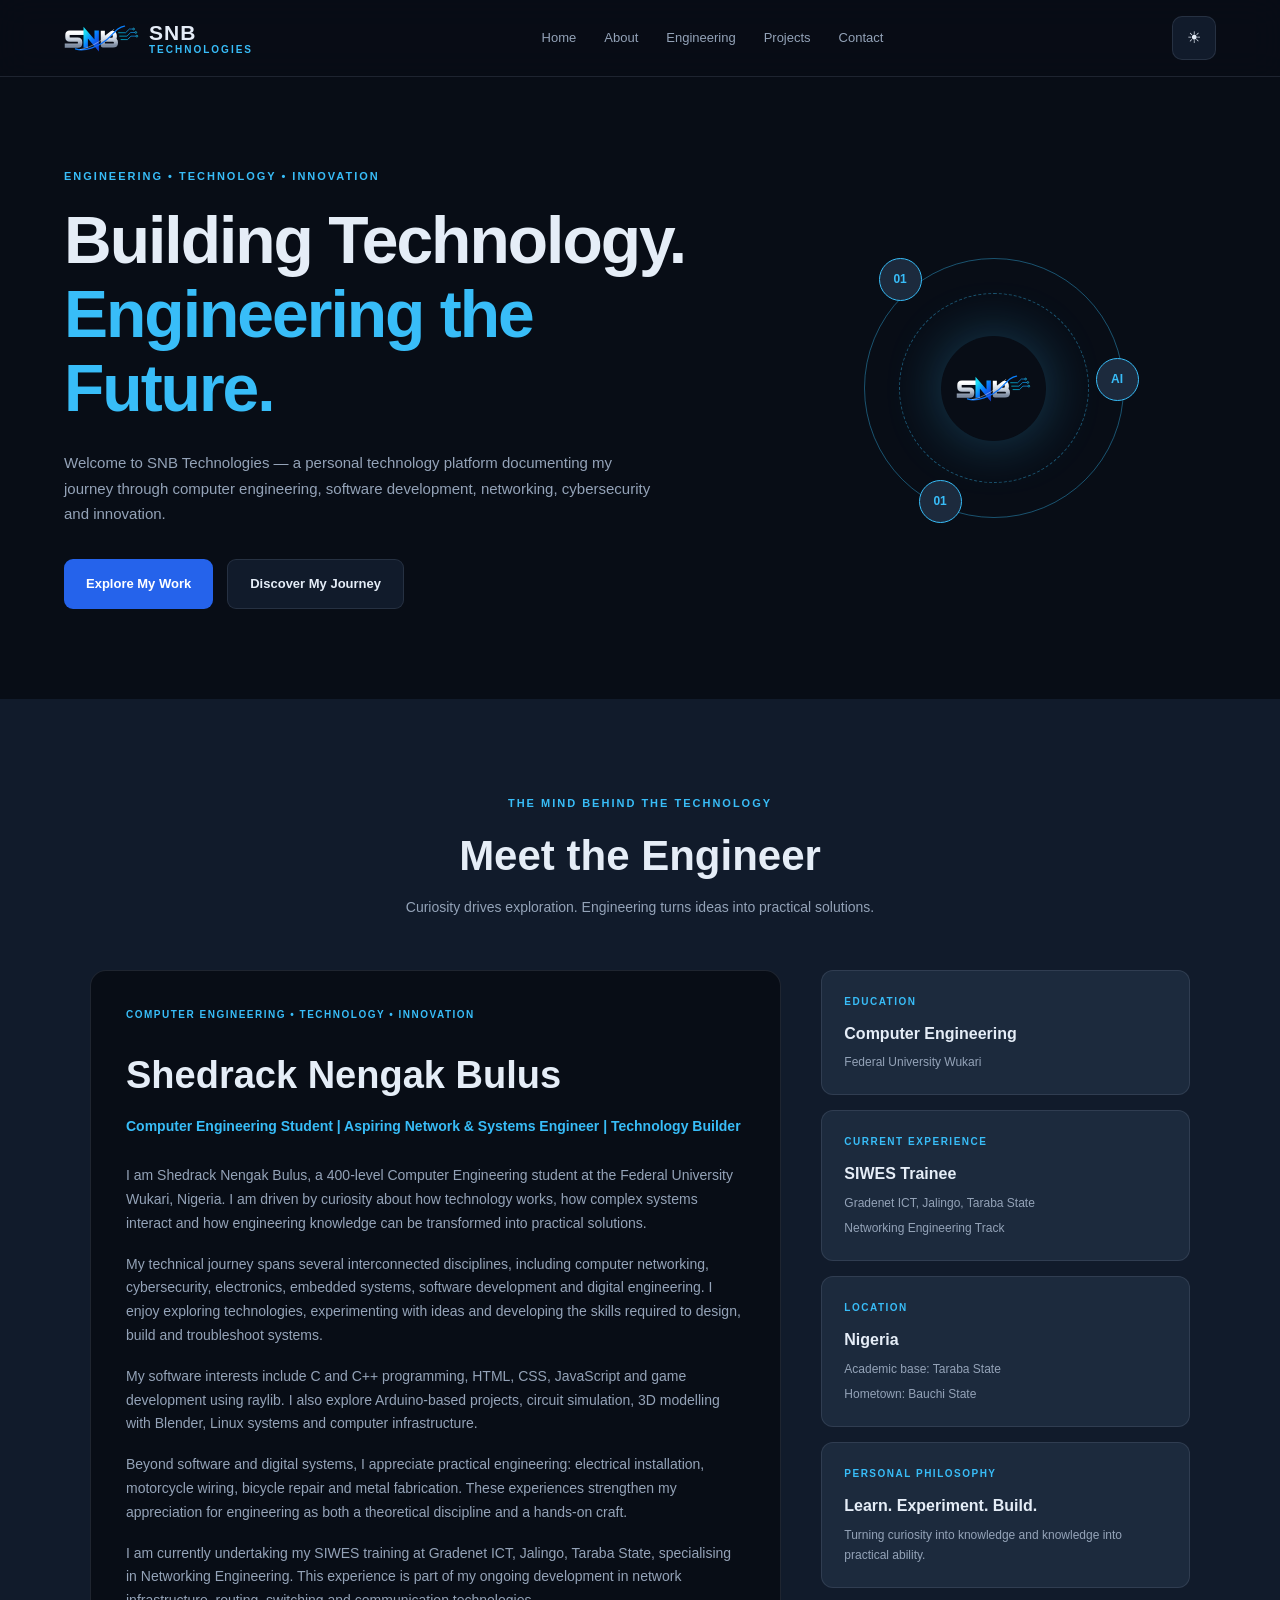
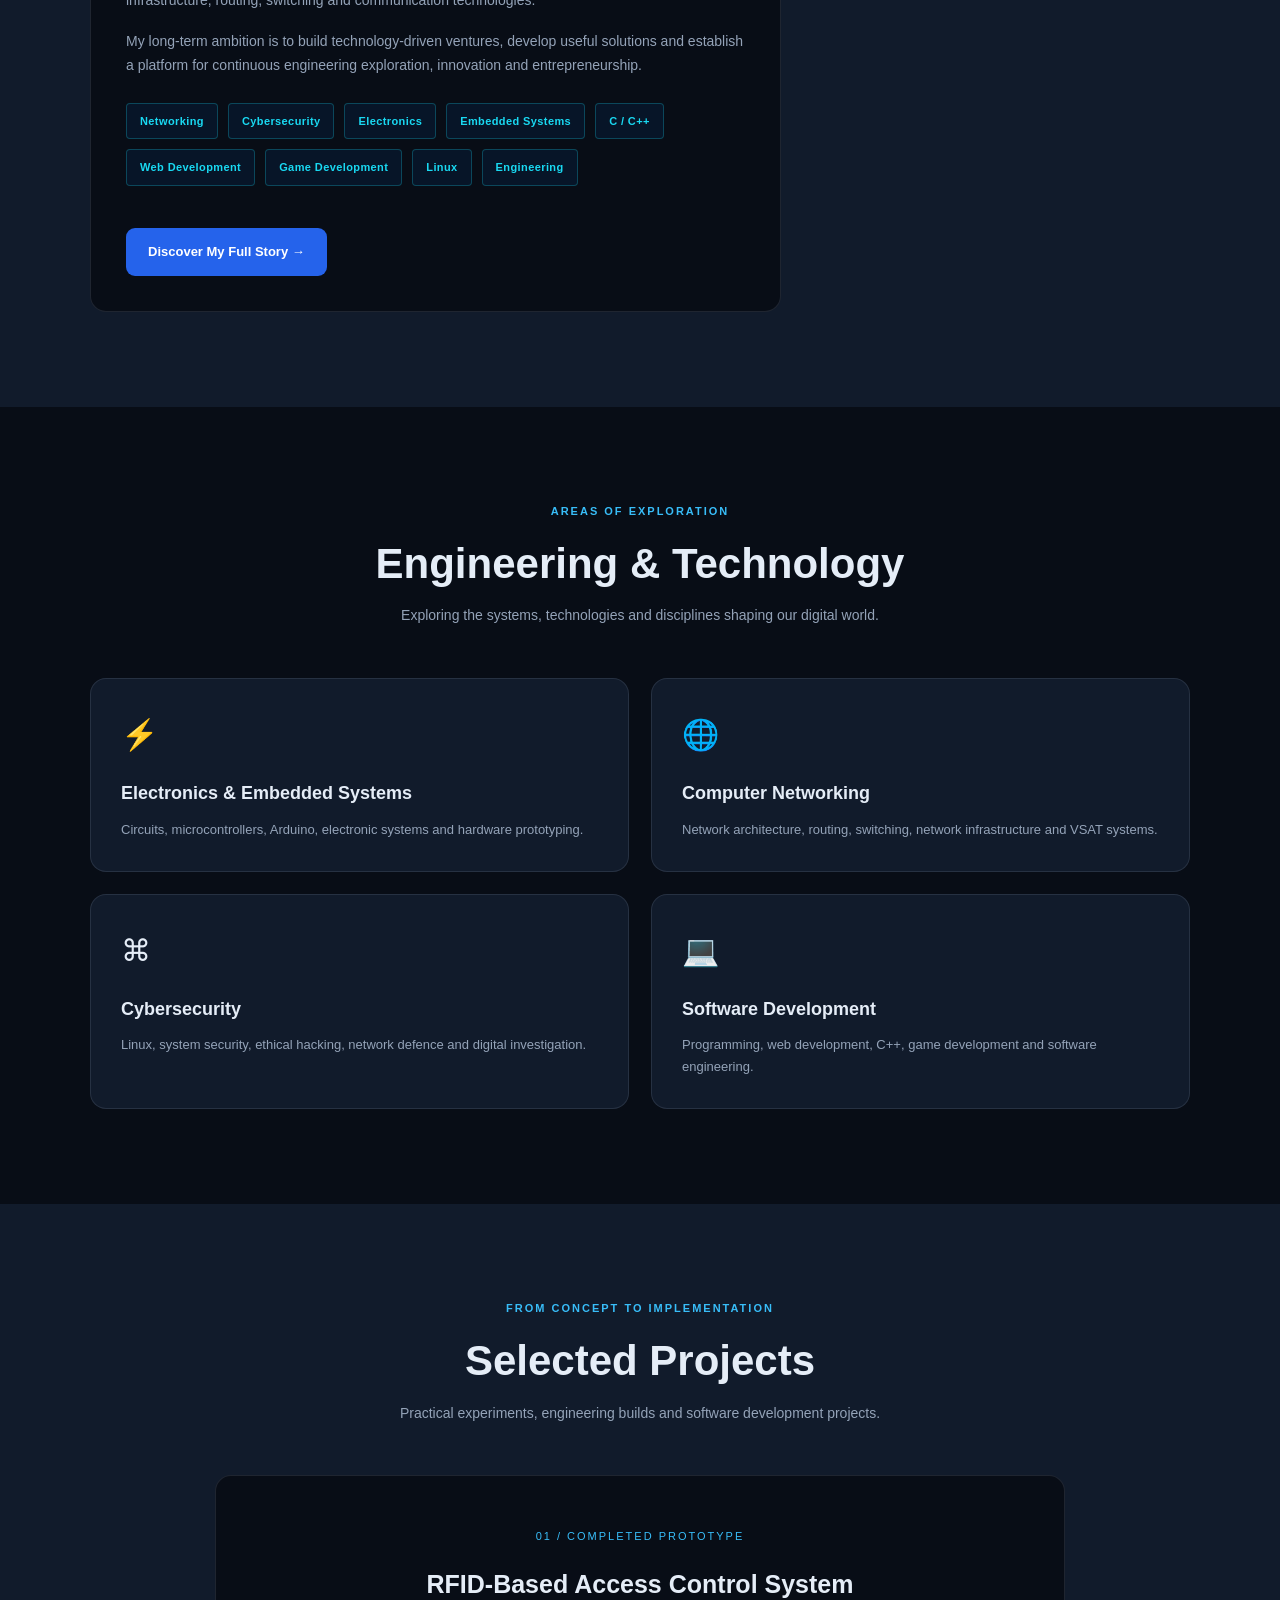
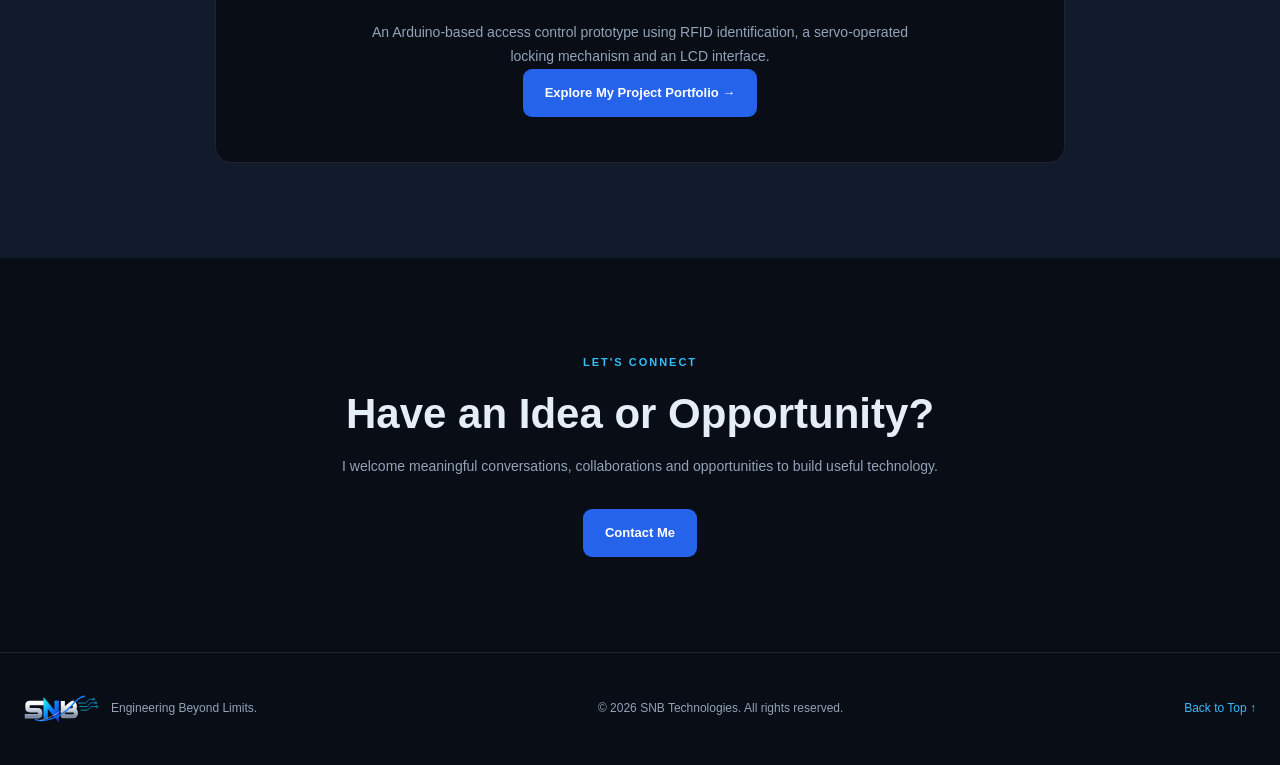
<file: index.html>
<!DOCTYPE html>
<html lang="en">
<head>
    <meta charset="UTF-8">
    <meta name="viewport" content="width=device-width, initial-scale=1.0">

    <meta name="description" content="SNB Technologies — the personal technology platform of Shedrack Nengak Bulus, exploring computer engineering, networking, software development and innovation.">

    <meta name="author" content="Shedrack Nengak Bulus">

    <title>SNB Technologies | Engineering Beyond Limits</title>

    <link rel="stylesheet" href="css/style.css">
    <link rel="stylesheet" href="css/theme.css">
    <link rel="icon"
    type="image/svg+xml"
    href="assets/images/favicon.svg">

    <script src="js/main.js" defer></script>
</head>

<body>

    <!-- HEADER -->
    <header class="site-header">
        <nav class="navbar">


            <a href="index.html" class="logo">
                <img
                src="assets/images/snb-symbol-transparent.svg"
                alt="SNB Technologies symbol"
                class="brand-symbol"
                >

                <span class="brand-name">
                    <strong>SNB</strong>
                    <small>TECHNOLOGIES</small>
                </span>
            </a>


            <button type="button" class="menu-toggle" aria-label="Open navigation">
                ☰
            </button>


            <div class="nav-links">
                <a href="index.html#home">Home</a>
                <a href="about/index.html">About</a>
                <a href="engineering/index.html">Engineering</a>
                <a href="projects/index.html">Projects</a>
                <a href="index.html#contact">Contact</a>
            </div>


            <button type="button" class="theme-toggle" aria-label="Toggle theme">
                ☀
            </button>

        </nav>
    </header>

    <!-- HERO SECTION -->
    <main>

        <section class="hero" id="home">

            <div class="hero-content">

                <p class="eyebrow">
                    ENGINEERING • TECHNOLOGY • INNOVATION
                </p>

                <h1>
                    Building Technology.
                    <span>Engineering the Future.</span>
                </h1>

                <p class="hero-description">
                    Welcome to SNB Technologies — a personal technology
                    platform documenting my journey through computer
                    engineering, software development, networking,
                    cybersecurity and innovation.
                </p>

                <div class="hero-buttons">
                    <a href="#projects" class="btn btn-primary">
                        Explore My Work
                    </a>

                    <a href="#about" class="btn btn-secondary">
                        Discover My Journey
                    </a>
                </div>

            </div>

            <div class="hero-visual">
                <div class="tech-orbit">
                    <div class="orbit-ring"></div>
                    <div class="orbit-ring ring-two"></div>
                    <div class="orbit-center">
                        <img
                        src="assets/images/snb-symbol-transparent.svg"
                        alt=""
                        class="brand-symbol"
                        >
                    </div>
                    <span class="orbit-node node-one">01</span>
                    <span class="orbit-node node-two">AI</span>
                    <span class="orbit-node node-three">01</span>
                </div>
            </div>

        </section>



        <!-- PROFESSIONAL PROFILE SECTION -->

        <section class="section about-section" id="about">

            <div class="section-heading">
                <p class="eyebrow">
                    THE MIND BEHIND THE TECHNOLOGY
                </p>
                <h2>Meet the Engineer</h2>
                <p>
                    Curiosity drives exploration. Engineering turns
                    ideas into practical solutions.
                </p>
            </div>

            <div class="profile-layout">

                <!-- PROFILE INFORMATION -->


                <div class="profile-main">

                    <div class="profile-label">
                        COMPUTER ENGINEERING • TECHNOLOGY • INNOVATION
                    </div>

                    <h3>Shedrack Nengak Bulus</h3>

                    <p class="profile-role">
                        Computer Engineering Student |
                        Aspiring Network &amp; Systems Engineer |
                        Technology Builder
                    </p>

                    <p>
                        I am Shedrack Nengak Bulus, a 400-level Computer
                        Engineering student at the Federal University Wukari,
                        Nigeria. I am driven by curiosity about how technology
                        works, how complex systems interact and how engineering
                        knowledge can be transformed into practical solutions.
                    </p>

                    <p>
                        My technical journey spans several interconnected
                        disciplines, including computer networking, cybersecurity,
                        electronics, embedded systems, software development and
                        digital engineering. I enjoy exploring technologies,
                        experimenting with ideas and developing the skills
                        required to design, build and troubleshoot systems.
                    </p>

                    <p>
                        My software interests include C and C++ programming,
                        HTML, CSS, JavaScript and game development using raylib.
                        I also explore Arduino-based projects, circuit simulation,
                        3D modelling with Blender, Linux systems and computer
                        infrastructure.
                    </p>

                    <p>
                        Beyond software and digital systems, I appreciate
                        practical engineering: electrical installation,
                        motorcycle wiring, bicycle repair and metal fabrication.
                        These experiences strengthen my appreciation for
                        engineering as both a theoretical discipline and
                        a hands-on craft.
                    </p>

                    <p>
                        I am currently undertaking my SIWES training at
                        Gradenet ICT, Jalingo, Taraba State, specialising
                        in Networking Engineering. This experience is part
                        of my ongoing development in network infrastructure,
                        routing, switching and communication technologies.
                    </p>

                    <p>
                        My long-term ambition is to build technology-driven
                        ventures, develop useful solutions and establish
                        a platform for continuous engineering exploration,
                        innovation and entrepreneurship.
                    </p>

                    <div class="topic-list">
                        <span>Networking</span>
                        <span>Cybersecurity</span>
                        <span>Electronics</span>
                        <span>Embedded Systems</span>
                        <span>C / C++</span>
                        <span>Web Development</span>
                        <span>Game Development</span>
                        <span>Linux</span>
                        <span>Engineering</span>
                    </div>

                    <a href="about/index.html" class="btn btn-primary">
                        Discover My Full Story →
                    </a>

                </div>


                <!-- PROFILE DETAILS -->

                <aside class="profile-sidebar">

                    <div class="profile-info-card">

                        <span class="info-label">EDUCATION</span>
                        <h4>Computer Engineering</h4>
                        <p>
                            Federal University Wukari
                        </p>

                    </div>

                    <div class="profile-info-card">

                        <span class="info-label">CURRENT EXPERIENCE</span>
                        <h4>SIWES Trainee</h4>
                        <p>
                            Gradenet ICT, Jalingo, Taraba State
                        </p>
                        <p>
                            Networking Engineering Track
                        </p>

                    </div>

                    <div class="profile-info-card">

                        <span class="info-label">LOCATION</span>
                        <h4>Nigeria</h4>
                        <p>
                            Academic base: Taraba State
                        </p>
                        <p>
                            Hometown: Bauchi State
                        </p>

                    </div>

                    <div class="profile-info-card">

                        <span class="info-label">PERSONAL PHILOSOPHY</span>
                        <h4>Learn. Experiment. Build.</h4>
                        <p>
                            Turning curiosity into knowledge
                            and knowledge into practical ability.
                        </p>

                    </div>

                </aside>

            </div>

        </section>


        <!-- TECHNICAL DOMAINS -->
        <section class="section domains-section" id="domains">

            <div class="section-heading">
                <p class="eyebrow">
                    AREAS OF EXPLORATION
                </p>
                <h2>Engineering &amp; Technology</h2>
                <p>
                    Exploring the systems, technologies and disciplines
                    shaping our digital world.
                </p>
            </div>

            <div class="domain-grid">

                <article class="domain-card">
                    <span class="card-icon">⚡</span>
                    <h3>Electronics &amp; Embedded Systems</h3>
                    <p>
                        Circuits, microcontrollers, Arduino,
                        electronic systems and hardware prototyping.
                    </p>
                </article>

                <article class="domain-card">
                    <span class="card-icon">🌐</span>
                    <h3>Computer Networking</h3>
                    <p>
                        Network architecture, routing, switching,
                        network infrastructure and VSAT systems.
                    </p>
                </article>

                <article class="domain-card">
                    <span class="card-icon">⌘</span>
                    <h3>Cybersecurity</h3>
                    <p>
                        Linux, system security, ethical hacking,
                        network defence and digital investigation.
                    </p>
                </article>

                <article class="domain-card">
                    <span class="card-icon">💻</span>
                    <h3>Software Development</h3>
                    <p>
                        Programming, web development, C++,
                        game development and software engineering.
                    </p>
                </article>

            </div>

        </section>


        <!-- PROJECTS -->
        <section class="section projects-section" id="projects">

            <div class="section-heading">
                <p class="eyebrow">
                    FROM CONCEPT TO IMPLEMENTATION
                </p>
                <h2>Selected Projects</h2>
                <p>
                    Practical experiments, engineering builds
                    and software development projects.
                </p>
            </div>

            <div class="project-placeholder">

                <span>01 / COMPLETED PROTOTYPE</span>

                <h3>RFID-Based Access Control System</h3>

                <p>
                    An Arduino-based access control prototype using
                    RFID identification, a servo-operated locking
                    mechanism and an LCD interface.
                </p>

                <a href="projects/index.html" class="btn btn-primary">
                    Explore My Project Portfolio →
                </a>

            </div>

        </section>


        <!-- CONTACT -->
        <section class="section contact-section" id="contact">

            <div class="section-heading">
                <p class="eyebrow">
                    LET'S CONNECT
                </p>
                <h2>Have an Idea or Opportunity?</h2>
                <p>
                    I welcome meaningful conversations, collaborations
                    and opportunities to build useful technology.
                </p>
            </div>

            <a href="mailto:famousshedrackn@gmail.com" class="btn btn-primary">
                Contact Me
            </a>

        </section>

    </main>


    <!-- FOOTER -->
    <footer class="site-footer">

        <div class="footer-brand">
            <img
            src="assets/images/snb-symbol-transparent.svg"
            alt=""
            class="brand-symbol"
            >
            <p>
                Engineering Beyond Limits.
            </p>
        </div>

        <p>
            © <span id="current-year">2026</span>
            SNB Technologies. All rights reserved.
        </p>

        <a href="#home">Back to Top ↑</a>

    </footer>

</body>
</html>
</file>
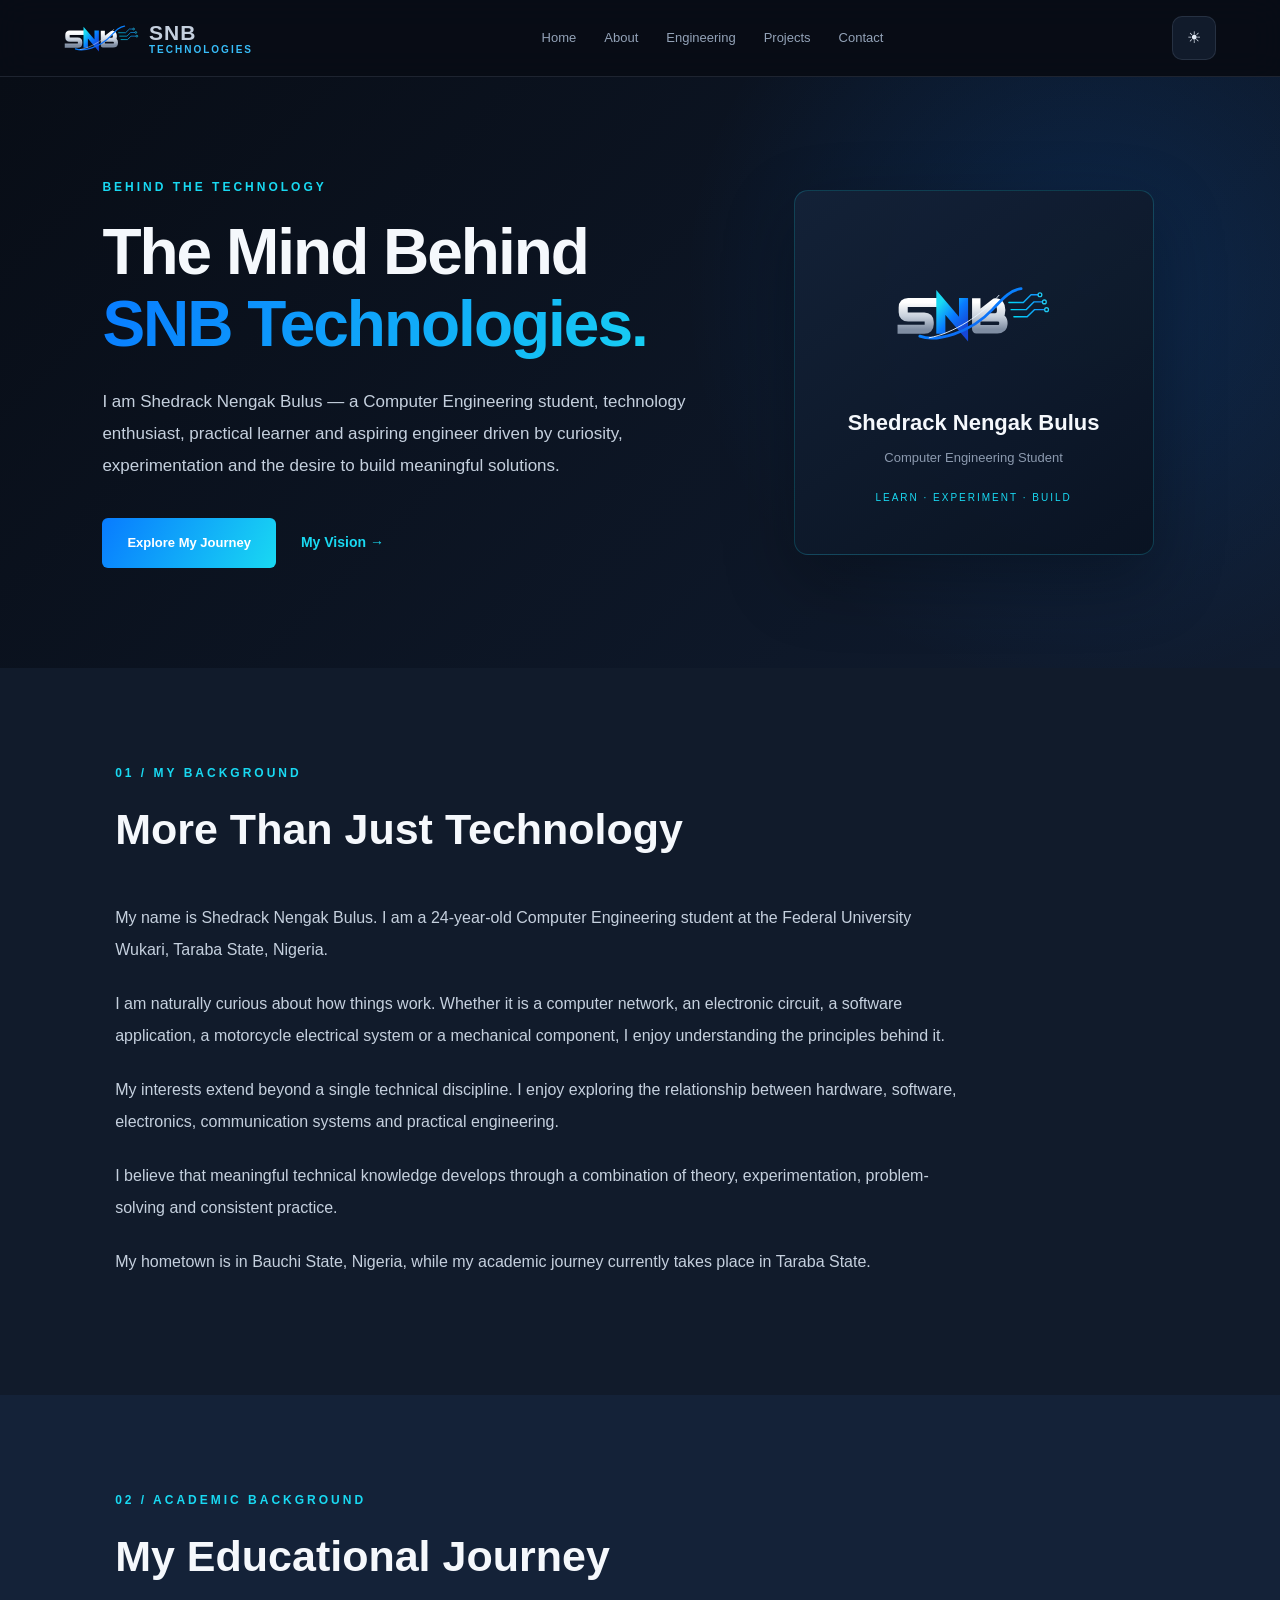
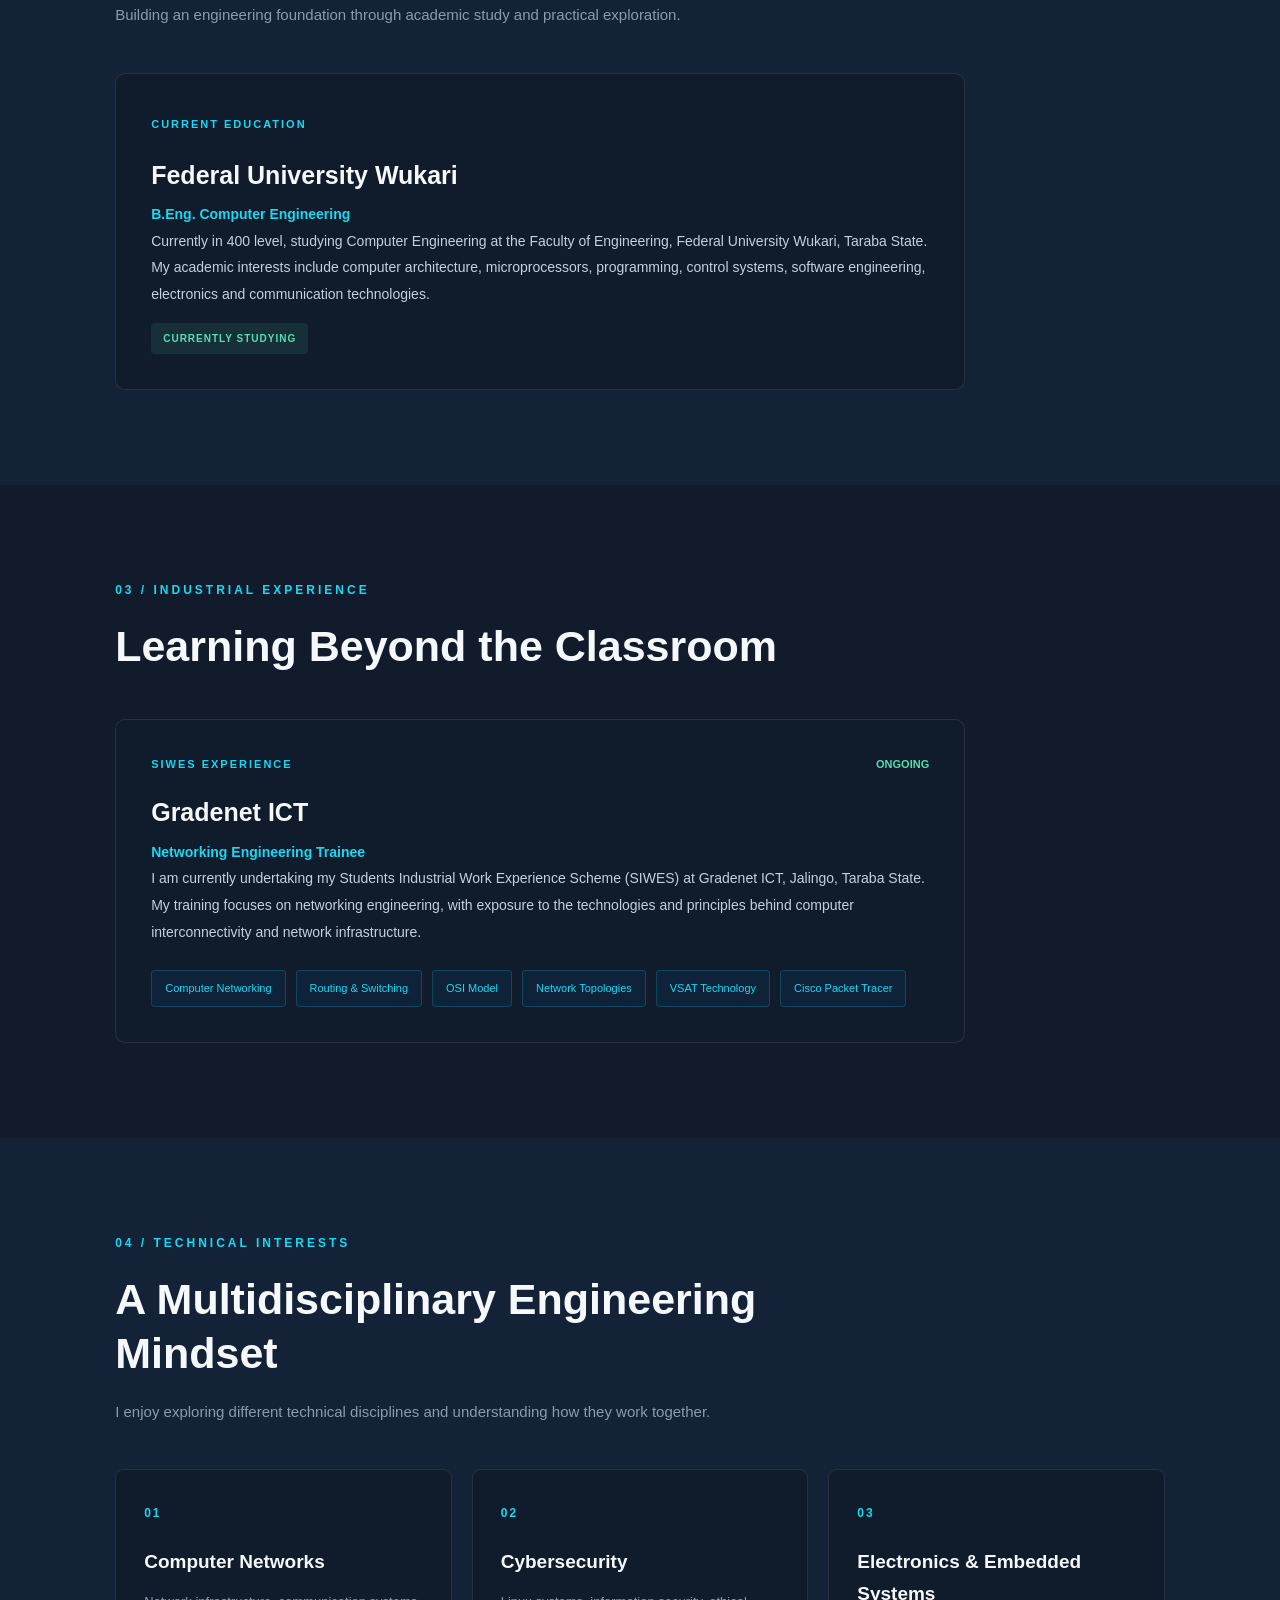
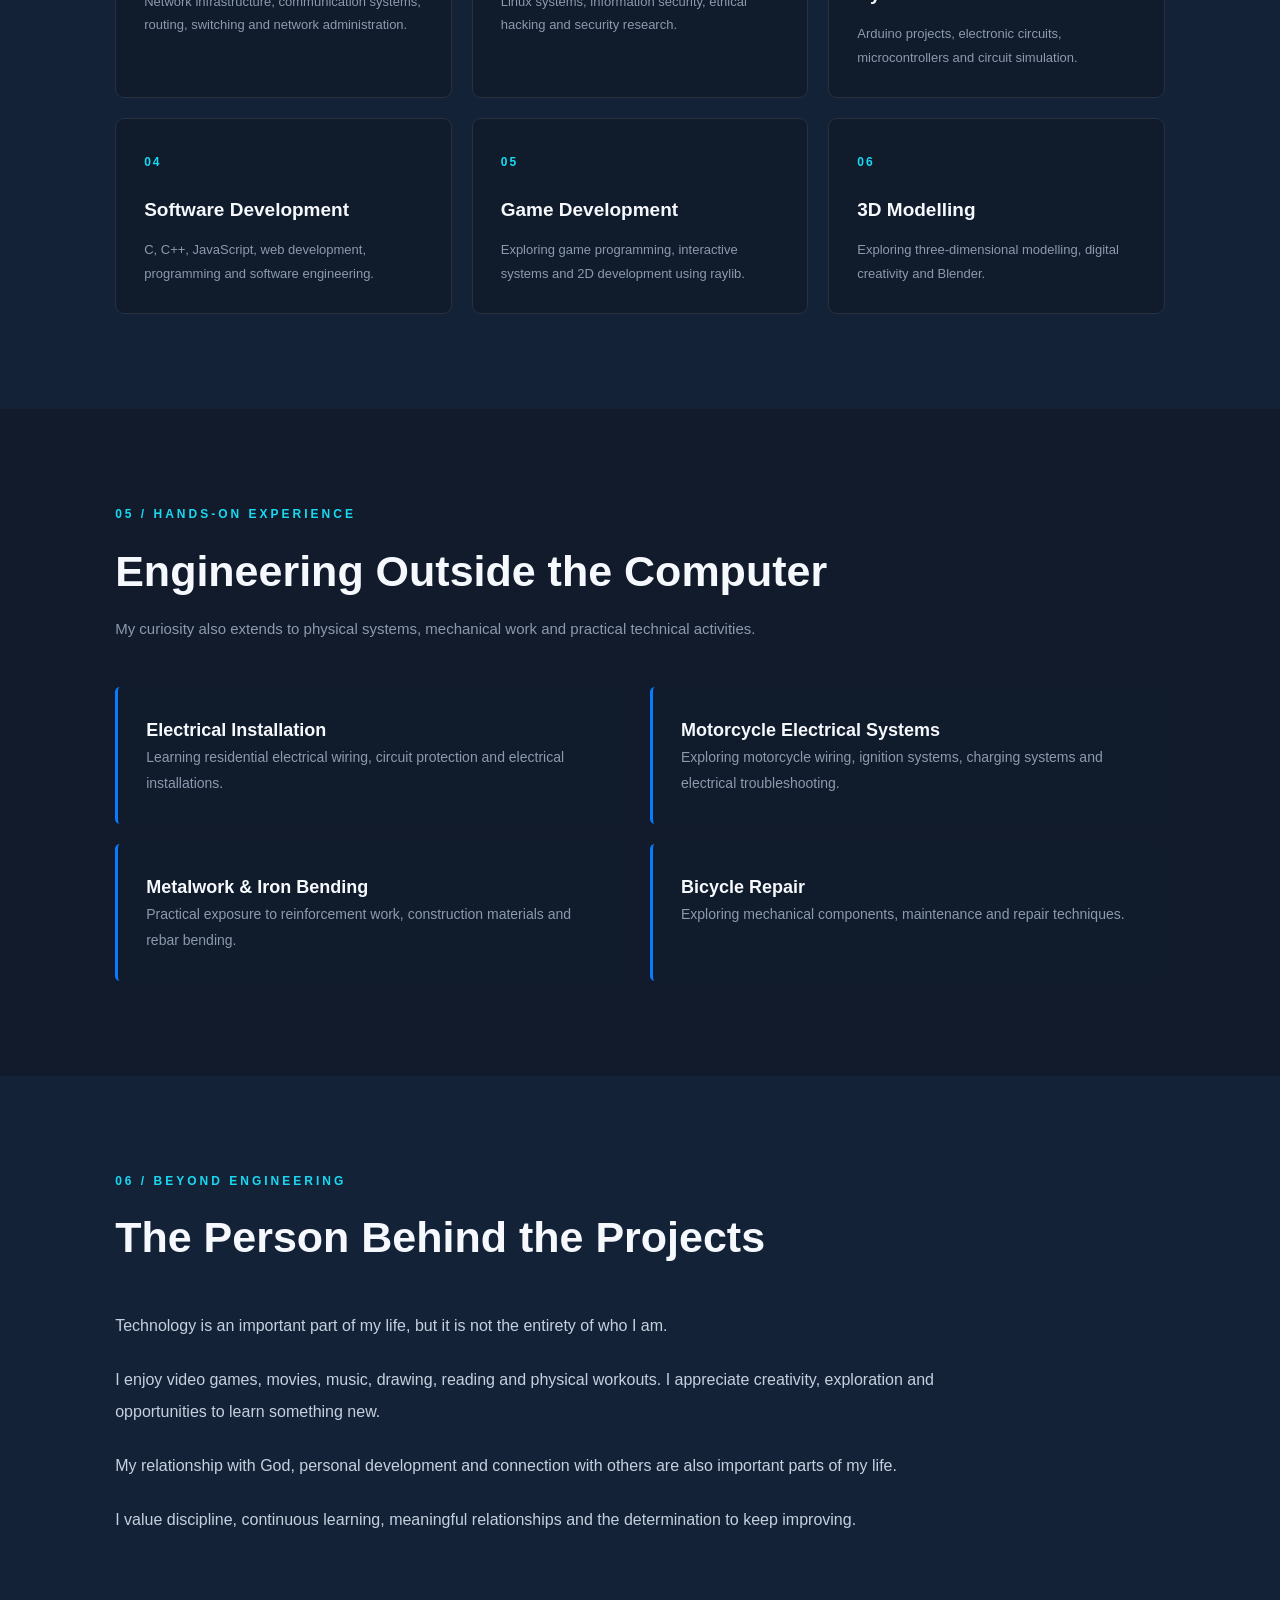
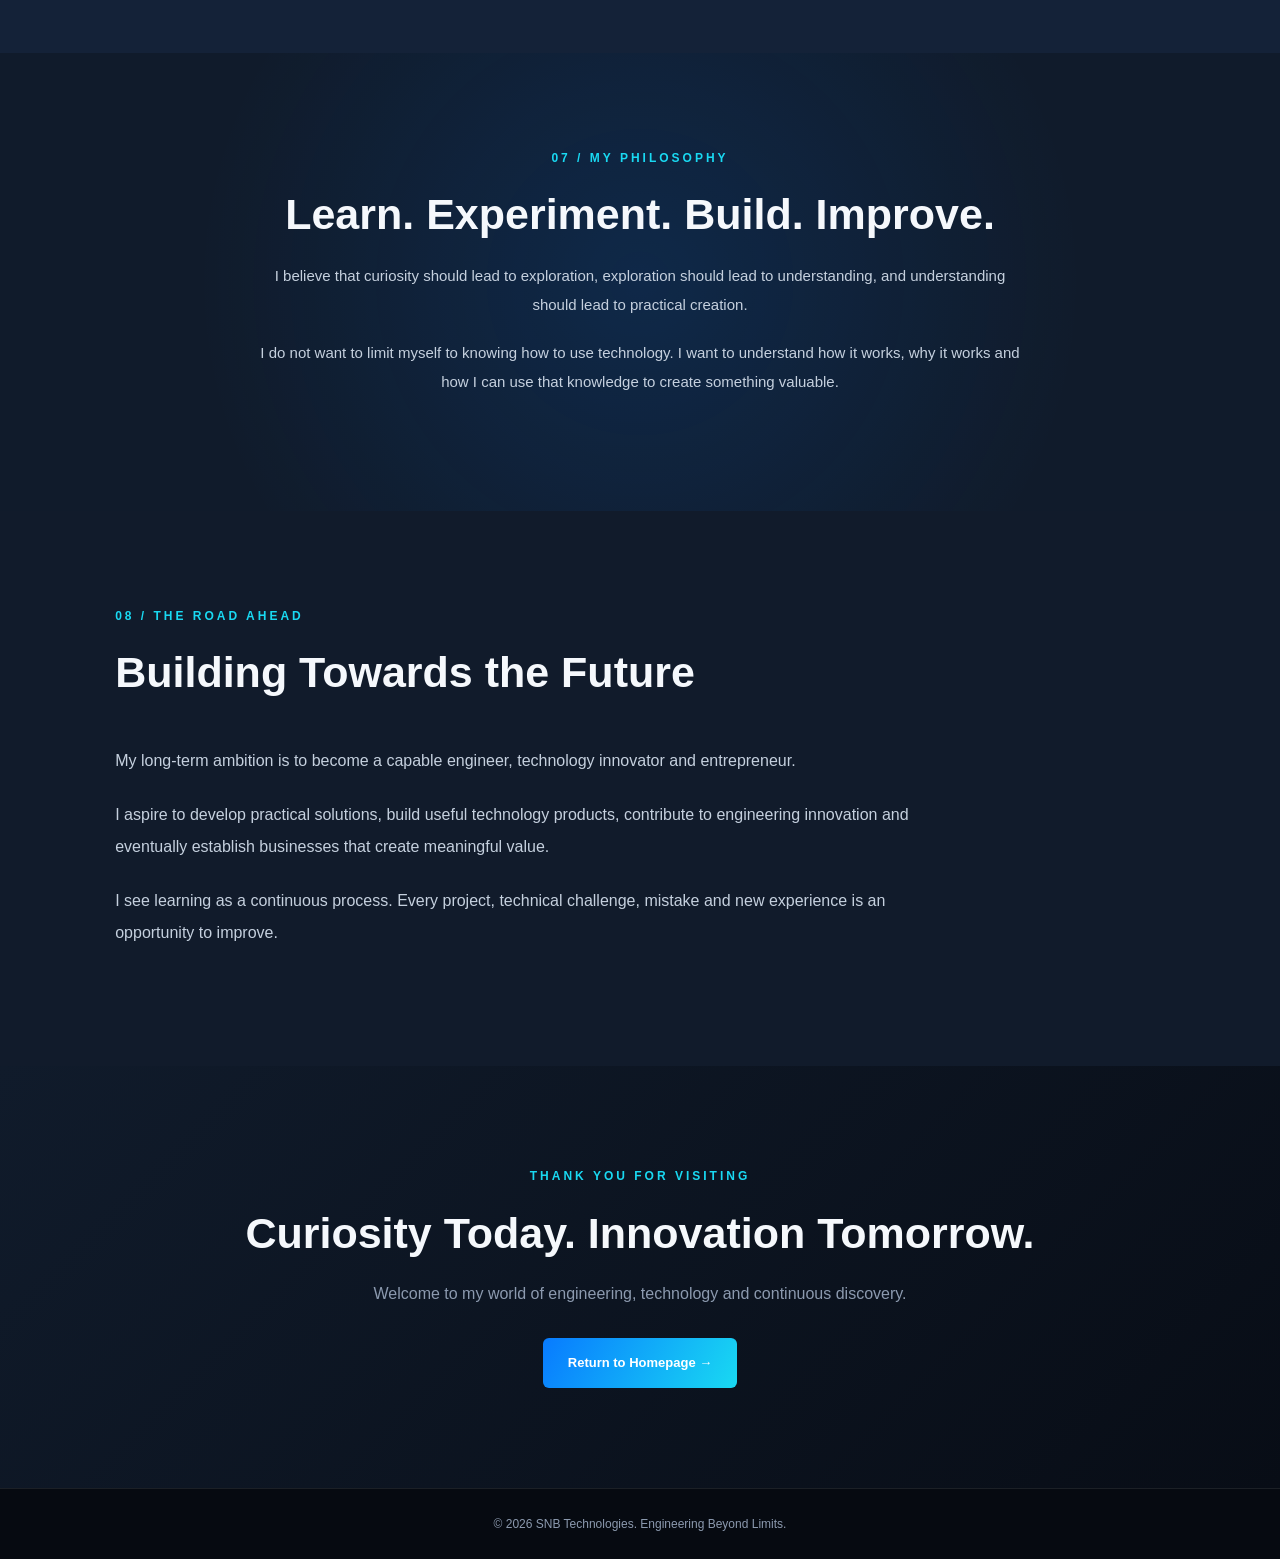
<file: about/index.html>
<!DOCTYPE html>
<html lang="en">
<head>
    <meta charset="UTF-8">
    <meta name="viewport" content="width=device-width, initial-scale=1.0">

    <meta name="description" content="Meet Shedrack Nengak Bulus, a Computer Engineering student, technology enthusiast and aspiring engineer building skills across software, electronics and computer networks.">

    <meta name="author" content="Shedrack Nengak Bulus">

    <title>About Me | SNB Technologies</title>

    <link rel="icon" type="image/svg+xml"
    href="../assets/images/favicon.svg">

    <link rel="stylesheet" href="../css/style.css">
    <link rel="stylesheet" href="../css/about.css">
    <link rel="stylesheet" href="../css/theme.css">
</head>

<body>

    <!-- HEADER -->

    <header class="site-header">
        <nav class="navbar">

            <a href="../index.html" class="logo">

                <img
                src="../assets/images/snb-symbol-transparent.svg"
                alt="SNB Technologies symbol"
                class="brand-symbol"
                >

                <span class="brand-name">
                    <strong>SNB</strong>
                    <small>TECHNOLOGIES</small>
                </span>

            </a>

            <button type="button"
                class="menu-toggle"
                aria-label="Open navigation"
                aria-expanded="false"
                >
                ☰
            </button>

            <div class="nav-links">

                <a href="../index.html">Home</a>

                <a href="index.html" class="active">About</a>

                <a href="../engineering/index.html">Engineering</a>

                <a href="../projects/index.html">Projects</a>

                <a href="../index.html#contact">Contact</a>

            </div>

            <button type="button"
                class="theme-toggle"
                aria-label="Switch to light theme"
                >
                ☀
            </button>

        </nav>
    </header>



    <main>

        <!-- HERO -->

        <section class="about-hero">

            <div class="about-hero-content">

                <p class="about-eyebrow">
                    BEHIND THE TECHNOLOGY
                </p>

                <h1>
                    The Mind Behind
                    <span>SNB Technologies.</span>
                </h1>

                <p class="about-intro">
                    I am Shedrack Nengak Bulus — a Computer Engineering
                    student, technology enthusiast, practical learner
                    and aspiring engineer driven by curiosity,
                    experimentation and the desire to build meaningful
                    solutions.
                </p>

                <div class="about-hero-actions">
                    <a href="#journey" class="about-button">
                        Explore My Journey
                    </a>

                    <a href="#vision" class="about-secondary">
                        My Vision →
                    </a>
                </div>

            </div>

            <div class="about-hero-visual">
                <div class="identity-card">
                    <img src="../assets/images/snb-symbol-transparent.svg"
                    alt="SNB monogram"
                    class="identity-symbol">

                    <h2>Shedrack Nengak Bulus</h2>

                    <p>
                        Computer Engineering Student
                    </p>

                    <span>LEARN · EXPERIMENT · BUILD</span>
                </div>
            </div>

        </section>


        <!-- PERSONAL INTRODUCTION -->

        <section class="about-section" id="journey">

            <div class="about-section-heading">
                <p class="about-eyebrow">
                    01 / MY BACKGROUND
                </p>
                <h2>More Than Just Technology</h2>
            </div>

            <div class="about-story">

                <p>
                    My name is Shedrack Nengak Bulus. I am a 24-year-old
                    Computer Engineering student at the Federal University
                    Wukari, Taraba State, Nigeria.
                </p>

                <p>
                    I am naturally curious about how things work.
                    Whether it is a computer network, an electronic
                    circuit, a software application, a motorcycle
                    electrical system or a mechanical component, I enjoy
                    understanding the principles behind it.
                </p>

                <p>
                    My interests extend beyond a single technical
                    discipline. I enjoy exploring the relationship
                    between hardware, software, electronics,
                    communication systems and practical engineering.
                </p>

                <p>
                    I believe that meaningful technical knowledge
                    develops through a combination of theory,
                    experimentation, problem-solving and consistent
                    practice.
                </p>

                <p>
                    My hometown is in Bauchi State, Nigeria, while my
                    academic journey currently takes place in Taraba
                    State.
                </p>

            </div>

        </section>


        <!-- EDUCATION -->

        <section class="about-section alternate">

            <div class="about-section-heading">
                <p class="about-eyebrow">
                    02 / ACADEMIC BACKGROUND
                </p>
                <h2>My Educational Journey</h2>
                <p>
                    Building an engineering foundation through academic
                    study and practical exploration.
                </p>
            </div>

            <article class="journey-card">

                <span class="card-category">CURRENT EDUCATION</span>

                <h3>Federal University Wukari</h3>

                <p class="card-highlight">
                    B.Eng. Computer Engineering
                </p>

                <p>
                    Currently in 400 level, studying Computer Engineering
                    at the Faculty of Engineering, Federal University
                    Wukari, Taraba State.
                </p>

                <p>
                    My academic interests include computer architecture,
                    microprocessors, programming, control systems,
                    software engineering, electronics and communication
                    technologies.
                </p>

                <span class="card-status">CURRENTLY STUDYING</span>

            </article>

        </section>


        <!-- SIWES EXPERIENCE -->

        <section class="about-section">

            <div class="about-section-heading">
                <p class="about-eyebrow">
                    03 / INDUSTRIAL EXPERIENCE
                </p>
                <h2>Learning Beyond the Classroom</h2>
            </div>

            <article class="experience-card">

                <div class="experience-top">
                    <span class="card-category">SIWES EXPERIENCE</span>
                    <span class="experience-status">ONGOING</span>
                </div>

                <h3>Gradenet ICT</h3>

                <p class="card-highlight">
                    Networking Engineering Trainee
                </p>

                <p>
                    I am currently undertaking my Students Industrial
                    Work Experience Scheme (SIWES) at Gradenet ICT,
                    Jalingo, Taraba State.
                </p>

                <p>
                    My training focuses on networking engineering,
                    with exposure to the technologies and principles
                    behind computer interconnectivity and network
                    infrastructure.
                </p>

                <div class="topic-list">
                    <span>Computer Networking</span>
                    <span>Routing &amp; Switching</span>
                    <span>OSI Model</span>
                    <span>Network Topologies</span>
                    <span>VSAT Technology</span>
                    <span>Cisco Packet Tracer</span>
                </div>

            </article>

        </section>


        <!-- ENGINEERING INTERESTS -->

        <section class="about-section alternate">

            <div class="about-section-heading">
                <p class="about-eyebrow">
                    04 / TECHNICAL INTERESTS
                </p>
                <h2>A Multidisciplinary Engineering Mindset</h2>

                <p>
                    I enjoy exploring different technical disciplines
                    and understanding how they work together.
                </p>
            </div>

            <div class="interest-grid">

                <article class="interest-card">
                    <span class="interest-number">01</span>
                    <h3>Computer Networks</h3>
                    <p>
                        Network infrastructure, communication systems,
                        routing, switching and network administration.
                    </p>
                </article>

                <article class="interest-card">
                    <span class="interest-number">02</span>
                    <h3>Cybersecurity</h3>
                    <p>
                        Linux systems, information security,
                        ethical hacking and security research.
                    </p>
                </article>

                <article class="interest-card">
                    <span class="interest-number">03</span>
                    <h3>Electronics &amp; Embedded Systems</h3>
                    <p>
                        Arduino projects, electronic circuits,
                        microcontrollers and circuit simulation.
                    </p>
                </article>

                <article class="interest-card">
                    <span class="interest-number">04</span>
                    <h3>Software Development</h3>
                    <p>
                        C, C++, JavaScript, web development,
                        programming and software engineering.
                    </p>
                </article>

                <article class="interest-card">
                    <span class="interest-number">05</span>
                    <h3>Game Development</h3>
                    <p>
                        Exploring game programming, interactive
                        systems and 2D development using raylib.
                    </p>
                </article>

                <article class="interest-card">
                    <span class="interest-number">06</span>
                    <h3>3D Modelling</h3>
                    <p>
                        Exploring three-dimensional modelling,
                        digital creativity and Blender.
                    </p>
                </article>

            </div>

        </section>


        <!-- PRACTICAL ENGINEERING -->

        <section class="about-section">

            <div class="about-section-heading">
                <p class="about-eyebrow">
                    05 / HANDS-ON EXPERIENCE
                </p>
                <h2>Engineering Outside the Computer</h2>

                <p>
                    My curiosity also extends to physical systems,
                    mechanical work and practical technical activities.
                </p>
            </div>

            <div class="practical-grid">

                <article class="practical-card">
                    <h3>Electrical Installation</h3>
                    <p>
                        Learning residential electrical wiring,
                        circuit protection and electrical installations.
                    </p>
                </article>

                <article class="practical-card">
                    <h3>Motorcycle Electrical Systems</h3>
                    <p>
                        Exploring motorcycle wiring, ignition systems,
                        charging systems and electrical troubleshooting.
                    </p>
                </article>

                <article class="practical-card">
                    <h3>Metalwork &amp; Iron Bending</h3>
                    <p>
                        Practical exposure to reinforcement work,
                        construction materials and rebar bending.
                    </p>
                </article>

                <article class="practical-card">
                    <h3>Bicycle Repair</h3>
                    <p>
                        Exploring mechanical components,
                        maintenance and repair techniques.
                    </p>
                </article>

            </div>

        </section>


        <!-- PERSONAL SIDE -->

        <section class="about-section alternate">

            <div class="about-section-heading">
                <p class="about-eyebrow">
                    06 / BEYOND ENGINEERING
                </p>
                <h2>The Person Behind the Projects</h2>
            </div>

            <div class="about-story">

                <p>
                    Technology is an important part of my life,
                    but it is not the entirety of who I am.
                </p>

                <p>
                    I enjoy video games, movies, music, drawing,
                    reading and physical workouts. I appreciate
                    creativity, exploration and opportunities to
                    learn something new.
                </p>

                <p>
                    My relationship with God, personal development
                    and connection with others are also important
                    parts of my life.
                </p>

                <p>
                    I value discipline, continuous learning,
                    meaningful relationships and the determination
                    to keep improving.
                </p>

            </div>

        </section>


        <!-- PERSONAL PHILOSOPHY -->

        <section class="about-section philosophy" id="vision">

            <p class="about-eyebrow">
                07 / MY PHILOSOPHY
            </p>

            <h2>Learn. Experiment. Build. Improve.</h2>

            <p>
                I believe that curiosity should lead to exploration,
                exploration should lead to understanding, and
                understanding should lead to practical creation.
            </p>

            <p>
                I do not want to limit myself to knowing how to use
                technology. I want to understand how it works,
                why it works and how I can use that knowledge
                to create something valuable.
            </p>

        </section>


        <!-- FUTURE VISION -->

        <section class="about-section">

            <div class="about-section-heading">
                <p class="about-eyebrow">
                    08 / THE ROAD AHEAD
                </p>
                <h2>Building Towards the Future</h2>
            </div>

            <div class="about-story">

                <p>
                    My long-term ambition is to become a capable
                    engineer, technology innovator and entrepreneur.
                </p>

                <p>
                    I aspire to develop practical solutions,
                    build useful technology products, contribute
                    to engineering innovation and eventually
                    establish businesses that create meaningful value.
                </p>

                <p>
                    I see learning as a continuous process.
                    Every project, technical challenge, mistake
                    and new experience is an opportunity to improve.
                </p>

            </div>

        </section>


        <!-- CLOSING -->

        <section class="about-closing" id="contact">

            <p class="about-eyebrow">
                THANK YOU FOR VISITING
            </p>

            <h2>Curiosity Today. Innovation Tomorrow.</h2>

            <p>
                Welcome to my world of engineering,
                technology and continuous discovery.
            </p>

            <a href="../index.html" class="about-button">
                Return to Homepage →
            </a>

        </section>

    </main>


    <footer class="about-footer">
        <p>
            © 2026 SNB Technologies.
            Engineering Beyond Limits.
        </p>
    </footer>
    <script src="../js/main.js"></script>
</body>
</html>
</file>
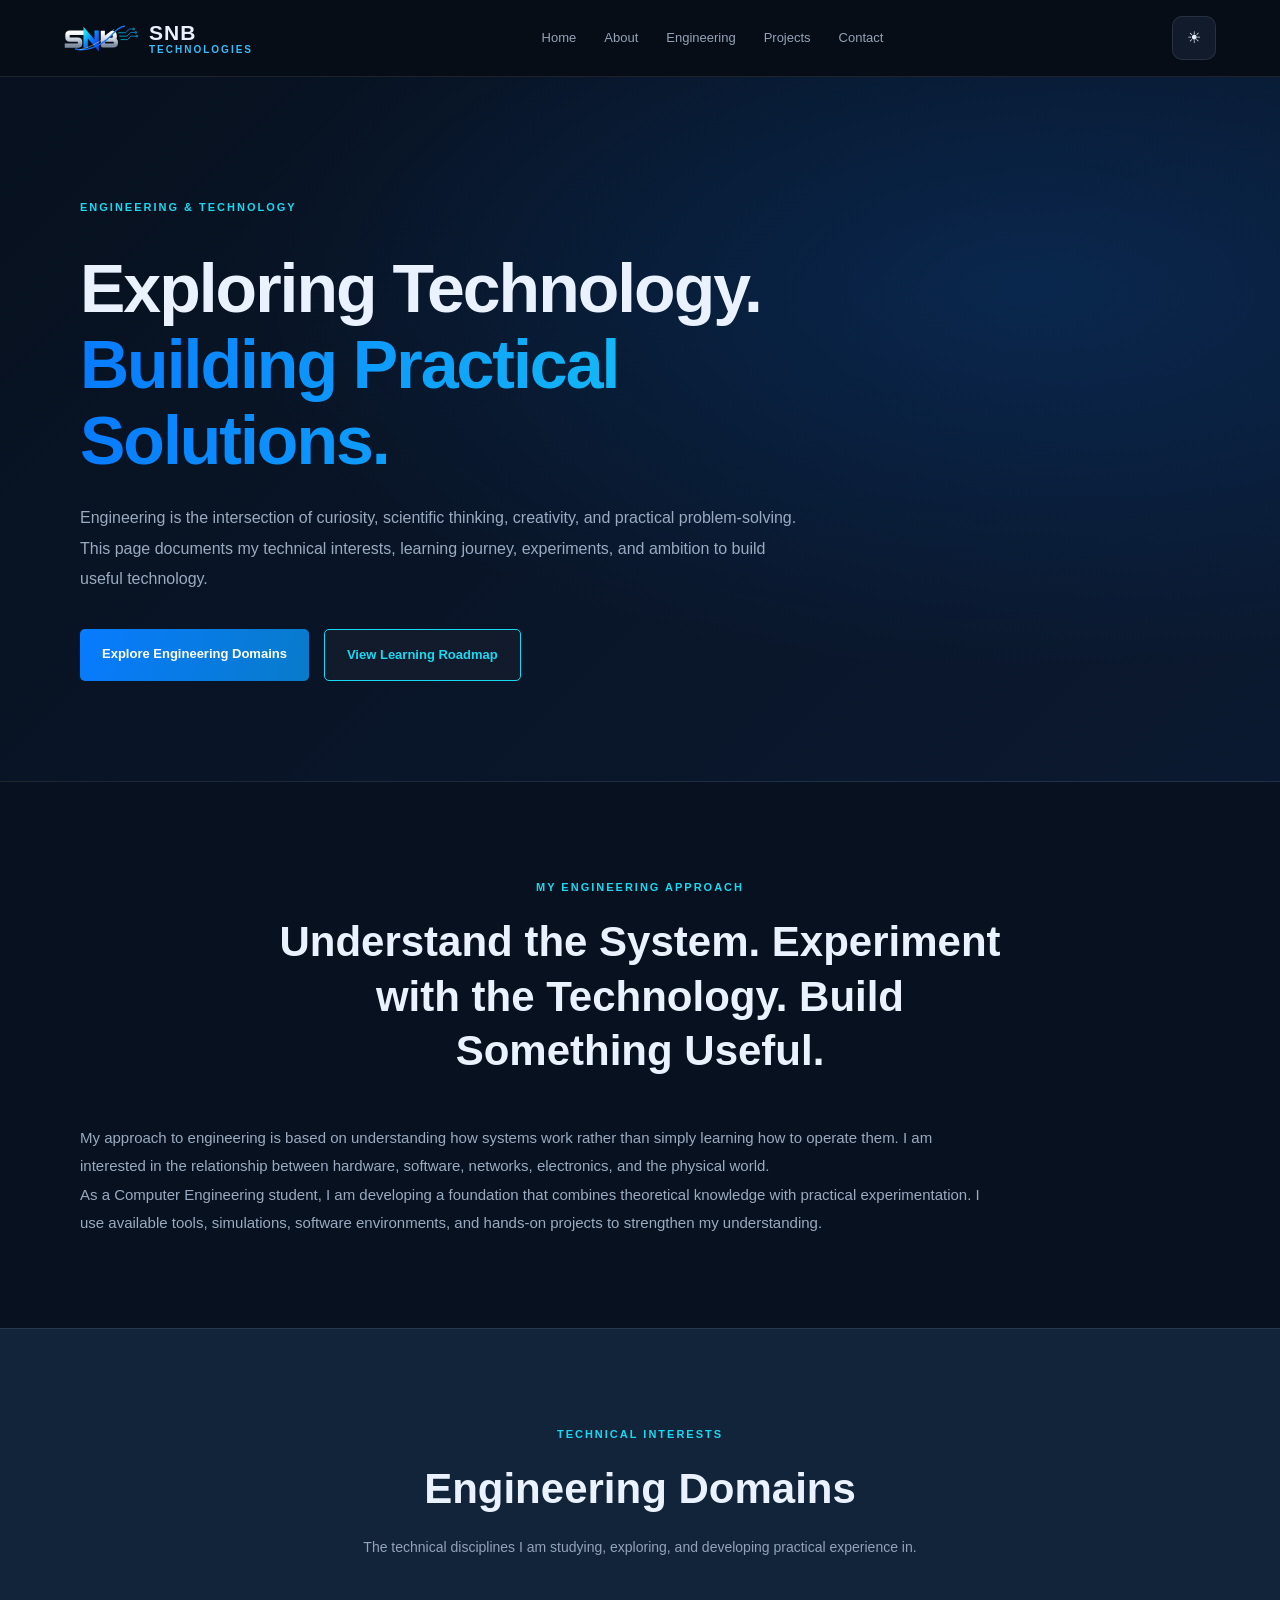
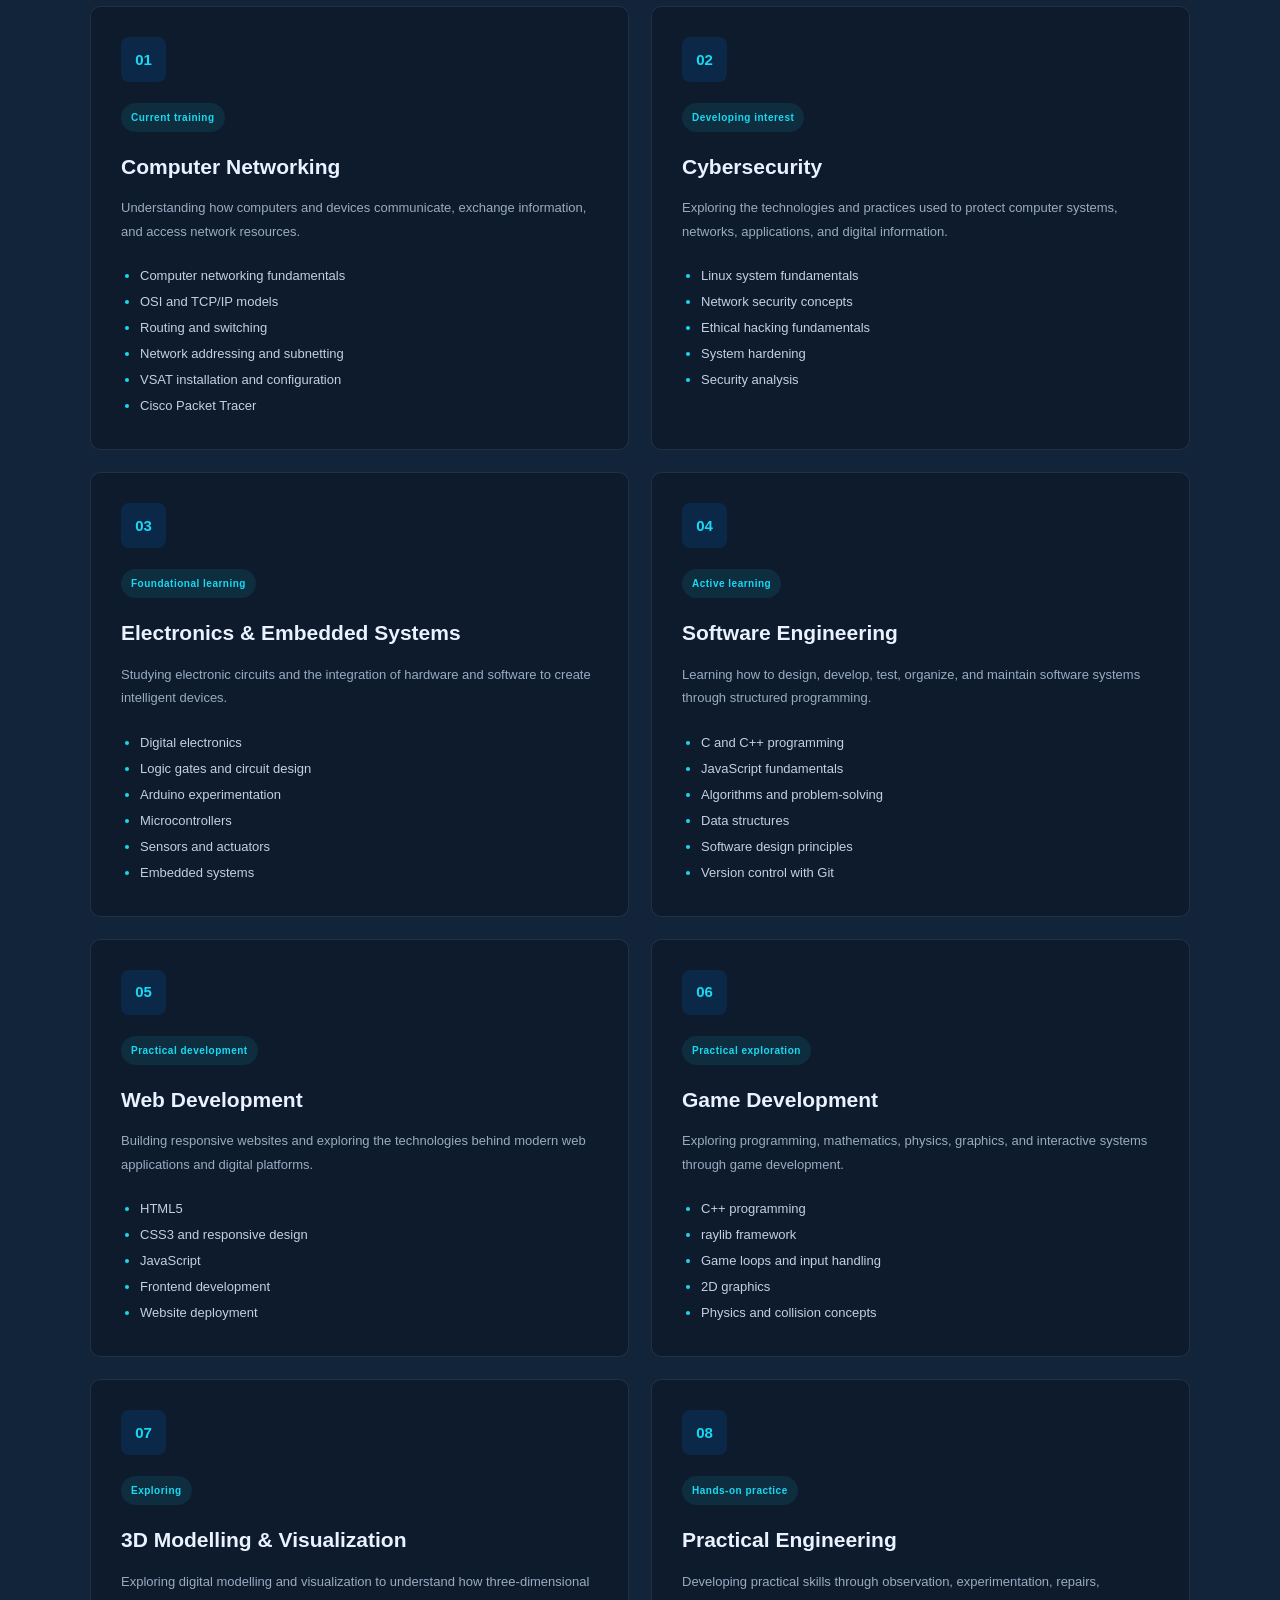
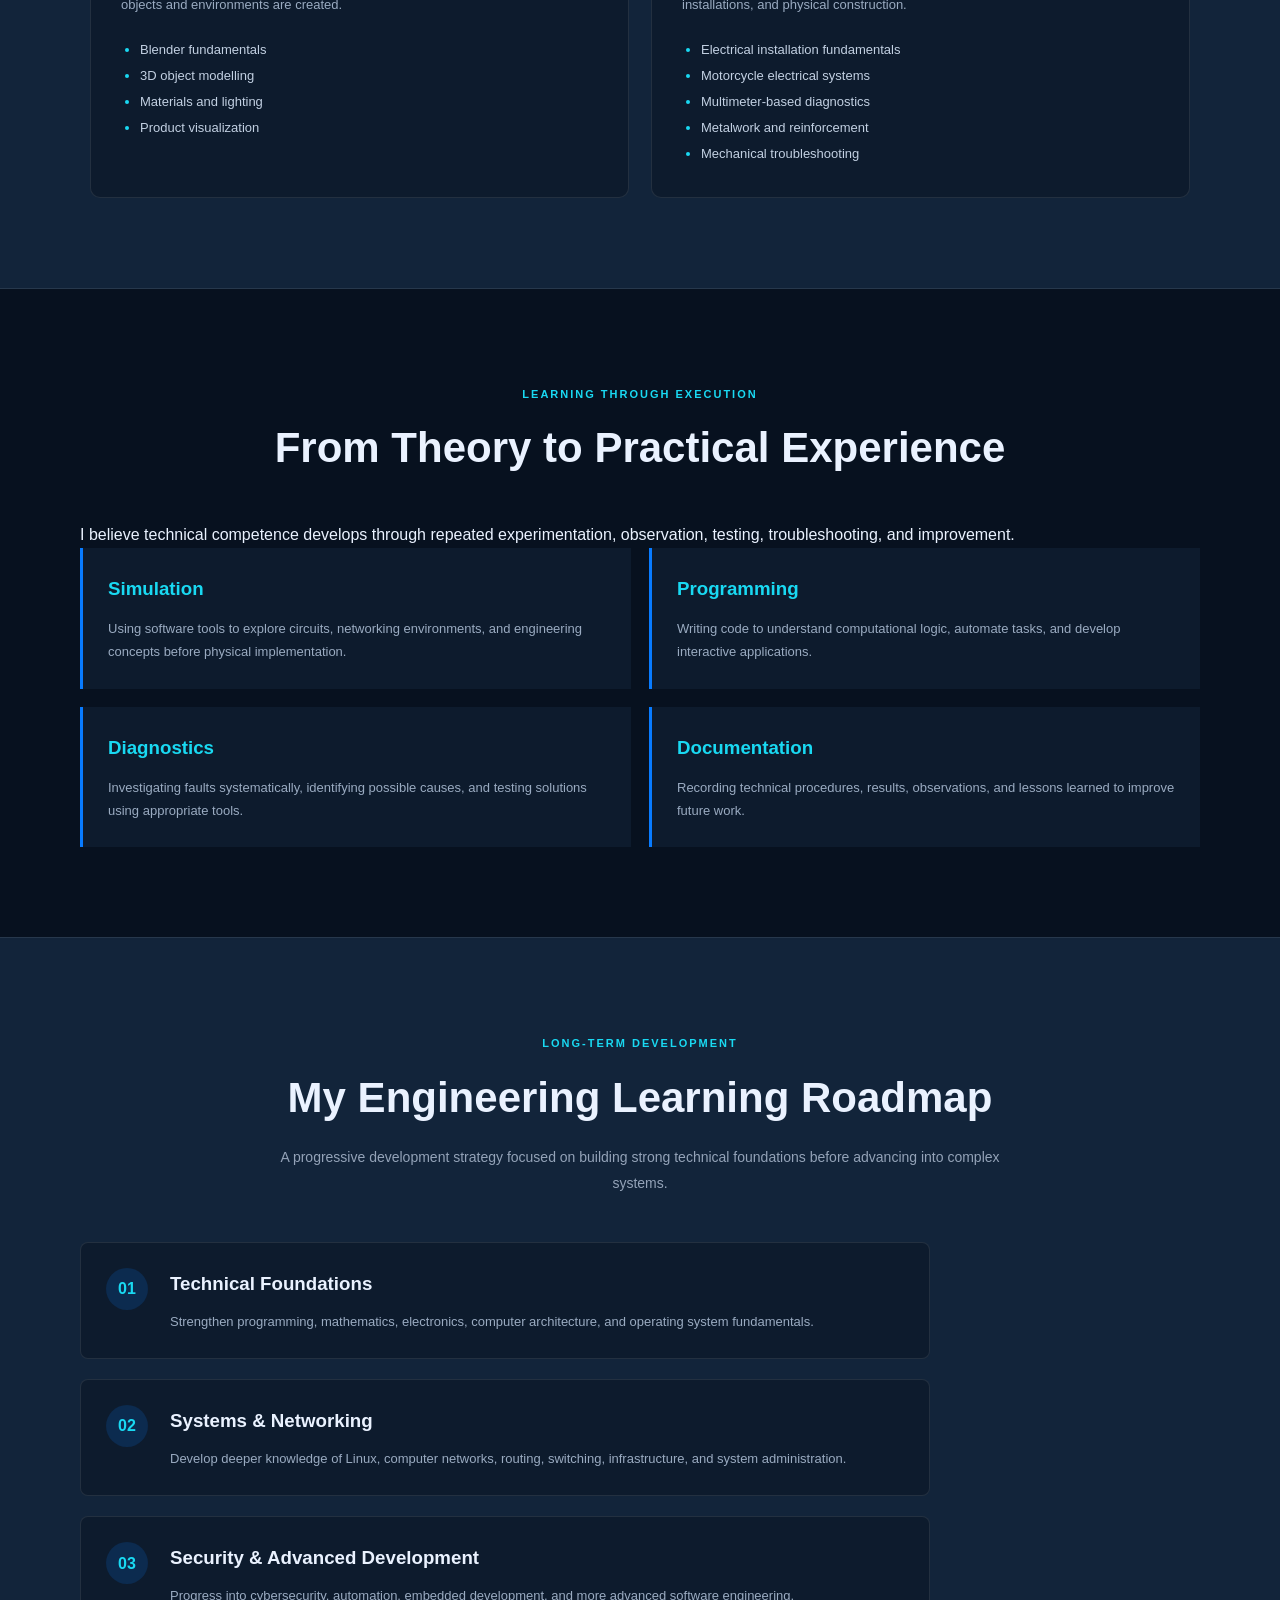
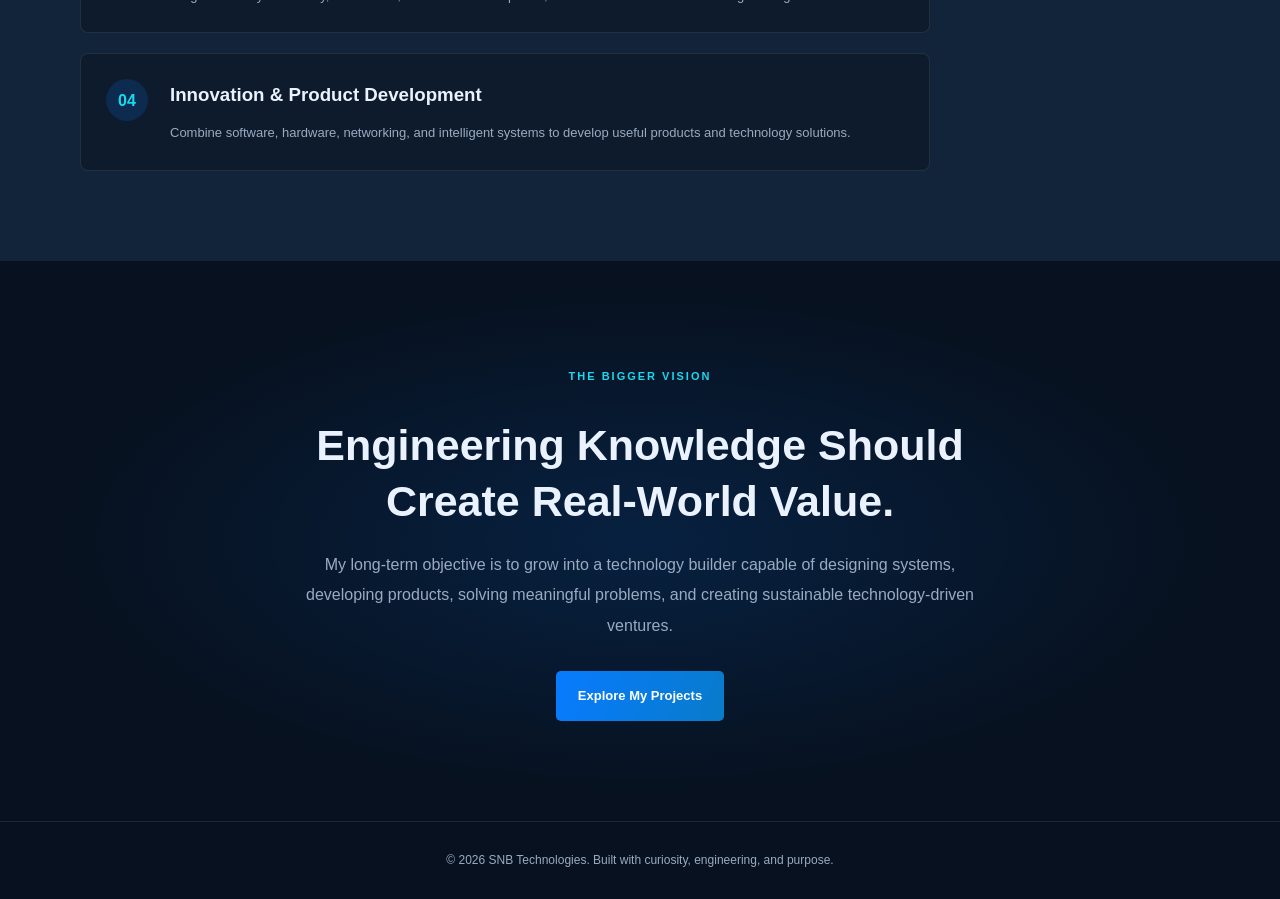
<file: engineering/index.html>
<!DOCTYPE html>
<html lang="en">
<head>
    <meta charset="UTF-8">
    <meta name="viewport" content="width=device-width, initial-scale=1.0">

    <meta name="description" content="Explore the engineering interests, technical disciplines, practical experiments, and learning roadmap of Shedrack Nengak Bulus at SNB Technologies.">

    <meta name="theme-color" content="#07111f">

    <title>Engineering &amp; Technology | SNB Technologies</title>

    <link rel="icon" type="image/svg+xml" href="../assets/images/favicon.svg">

    <link rel="stylesheet" href="../css/style.css">
    <link rel="stylesheet" href="../css/engineering.css">
    <link rel="stylesheet" href="../css/theme.css">
</head>

<body>

    <!-- HEADER -->

    <header class="site-header">
        <nav class="navbar">

            <a href="../index.html" class="logo">

                <img
                src="../assets/images/snb-symbol-transparent.svg"
                alt="SNB Technologies symbol"
                class="brand-symbol"
                >

                <span class="brand-name">
                    <strong>SNB</strong>
                    <small>TECHNOLOGIES</small>
                </span>

            </a>

            <button type="button"
                class="menu-toggle"
                aria-label="Open navigation"
                aria-expanded="false"
                >
                ☰
            </button>

            <div class="nav-links">

                <a href="../index.html">Home</a>

                <a href="../about/index.html">About</a>

                <a href="index.html" class="active">Engineering</a>

                <a href="../projects/index.html">Projects</a>

                <a href="../index.html#contact">Contact</a>

            </div>

            <button type="button"
                class="theme-toggle"
                aria-label="Switch to light theme"
                >
                ☀
            </button>

        </nav>
    </header>


    <!-- ENGINEERING HERO -->
    <main>

        <section class="engineering-hero">

            <div class="container">

                <span class="section-label">
                    ENGINEERING &amp; TECHNOLOGY
                </span>

                <h1>
                    Exploring Technology.
                    <span>Building Practical Solutions.</span>
                </h1>

                <p>
                    Engineering is the intersection of curiosity,
                    scientific thinking, creativity, and practical
                    problem-solving. This page documents my technical
                    interests, learning journey, experiments, and
                    ambition to build useful technology.
                </p>

                <div class="engineering-hero-actions">

                    <a href="#domains" class="btn btn-primary">
                        Explore Engineering Domains
                    </a>

                    <a href="#roadmap" class="btn btn-secondary">
                        View Learning Roadmap
                    </a>

                </div>

            </div>

        </section>


        <!-- ENGINEERING PHILOSOPHY -->
        <section class="engineering-intro">

            <div class="container">

                <div class="section-heading">

                    <span class="section-label">
                        MY ENGINEERING APPROACH
                    </span>

                    <h2>
                        Understand the System.
                        Experiment with the Technology.
                        Build Something Useful.
                    </h2>

                </div>

                <p>
                    My approach to engineering is based on understanding
                    how systems work rather than simply learning how to
                    operate them. I am interested in the relationship
                    between hardware, software, networks, electronics,
                    and the physical world.
                </p>

                <p>
                    As a Computer Engineering student, I am developing
                    a foundation that combines theoretical knowledge
                    with practical experimentation. I use available
                    tools, simulations, software environments, and
                    hands-on projects to strengthen my understanding.
                </p>

            </div>

        </section>


        <!-- ENGINEERING DOMAINS -->
        <section class="engineering-domains" id="domains">

            <div class="container">

                <div class="section-heading">

                    <span class="section-label">
                        TECHNICAL INTERESTS
                    </span>

                    <h2>Engineering Domains</h2>

                    <p>
                        The technical disciplines I am studying,
                        exploring, and developing practical experience in.
                    </p>

                </div>


                <div class="domain-grid">


                    <!-- NETWORKING -->
                    <article class="domain-card">

                        <div class="domain-icon">
                            01
                        </div>

                        <span class="domain-status">
                            Current training
                        </span>

                        <h3>Computer Networking</h3>

                        <p>
                            Understanding how computers and devices
                            communicate, exchange information, and
                            access network resources.
                        </p>

                        <ul>
                            <li>Computer networking fundamentals</li>
                            <li>OSI and TCP/IP models</li>
                            <li>Routing and switching</li>
                            <li>Network addressing and subnetting</li>
                            <li>VSAT installation and configuration</li>
                            <li>Cisco Packet Tracer</li>
                        </ul>

                    </article>


                    <!-- CYBERSECURITY -->
                    <article class="domain-card">

                        <div class="domain-icon">
                            02
                        </div>

                        <span class="domain-status">
                            Developing interest
                        </span>

                        <h3>Cybersecurity</h3>

                        <p>
                            Exploring the technologies and practices
                            used to protect computer systems, networks,
                            applications, and digital information.
                        </p>

                        <ul>
                            <li>Linux system fundamentals</li>
                            <li>Network security concepts</li>
                            <li>Ethical hacking fundamentals</li>
                            <li>System hardening</li>
                            <li>Security analysis</li>
                        </ul>

                    </article>


                    <!-- ELECTRONICS -->
                    <article class="domain-card">

                        <div class="domain-icon">
                            03
                        </div>

                        <span class="domain-status">
                            Foundational learning
                        </span>

                        <h3>Electronics &amp; Embedded Systems</h3>

                        <p>
                            Studying electronic circuits and the
                            integration of hardware and software to
                            create intelligent devices.
                        </p>

                        <ul>
                            <li>Digital electronics</li>
                            <li>Logic gates and circuit design</li>
                            <li>Arduino experimentation</li>
                            <li>Microcontrollers</li>
                            <li>Sensors and actuators</li>
                            <li>Embedded systems</li>
                        </ul>

                    </article>


                    <!-- SOFTWARE -->
                    <article class="domain-card">

                        <div class="domain-icon">
                            04
                        </div>

                        <span class="domain-status">
                            Active learning
                        </span>

                        <h3>Software Engineering</h3>

                        <p>
                            Learning how to design, develop, test,
                            organize, and maintain software systems
                            through structured programming.
                        </p>

                        <ul>
                            <li>C and C++ programming</li>
                            <li>JavaScript fundamentals</li>
                            <li>Algorithms and problem-solving</li>
                            <li>Data structures</li>
                            <li>Software design principles</li>
                            <li>Version control with Git</li>
                        </ul>

                    </article>


                    <!-- WEB DEVELOPMENT -->
                    <article class="domain-card">

                        <div class="domain-icon">
                            05
                        </div>

                        <span class="domain-status">
                            Practical development
                        </span>

                        <h3>Web Development</h3>

                        <p>
                            Building responsive websites and exploring
                            the technologies behind modern web
                            applications and digital platforms.
                        </p>

                        <ul>
                            <li>HTML5</li>
                            <li>CSS3 and responsive design</li>
                            <li>JavaScript</li>
                            <li>Frontend development</li>
                            <li>Website deployment</li>
                        </ul>

                    </article>


                    <!-- GAME DEVELOPMENT -->
                    <article class="domain-card">

                        <div class="domain-icon">
                            06
                        </div>

                        <span class="domain-status">
                            Practical exploration
                        </span>

                        <h3>Game Development</h3>

                        <p>
                            Exploring programming, mathematics,
                            physics, graphics, and interactive
                            systems through game development.
                        </p>

                        <ul>
                            <li>C++ programming</li>
                            <li>raylib framework</li>
                            <li>Game loops and input handling</li>
                            <li>2D graphics</li>
                            <li>Physics and collision concepts</li>
                        </ul>

                    </article>


                    <!-- 3D MODELLING -->
                    <article class="domain-card">

                        <div class="domain-icon">
                            07
                        </div>

                        <span class="domain-status">
                            Exploring
                        </span>

                        <h3>3D Modelling &amp; Visualization</h3>

                        <p>
                            Exploring digital modelling and
                            visualization to understand how
                            three-dimensional objects and environments
                            are created.
                        </p>

                        <ul>
                            <li>Blender fundamentals</li>
                            <li>3D object modelling</li>
                            <li>Materials and lighting</li>
                            <li>Product visualization</li>
                        </ul>

                    </article>


                    <!-- PRACTICAL ENGINEERING -->
                    <article class="domain-card">

                        <div class="domain-icon">
                            08
                        </div>

                        <span class="domain-status">
                            Hands-on practice
                        </span>

                        <h3>Practical Engineering</h3>

                        <p>
                            Developing practical skills through
                            observation, experimentation, repairs,
                            installations, and physical construction.
                        </p>

                        <ul>
                            <li>Electrical installation fundamentals</li>
                            <li>Motorcycle electrical systems</li>
                            <li>Multimeter-based diagnostics</li>
                            <li>Metalwork and reinforcement</li>
                            <li>Mechanical troubleshooting</li>
                        </ul>

                    </article>

                </div>

            </div>

        </section>


        <!-- PRACTICAL LEARNING -->
        <section class="practical-section">

            <div class="container">

                <div class="section-heading">

                    <span class="section-label">
                        LEARNING THROUGH EXECUTION
                    </span>

                    <h2>From Theory to Practical Experience</h2>

                </div>

                <p>
                    I believe technical competence develops through
                    repeated experimentation, observation, testing,
                    troubleshooting, and improvement.
                </p>

                <div class="practical-grid">

                    <div class="practical-item">
                        <h3>Simulation</h3>
                        <p>
                            Using software tools to explore circuits,
                            networking environments, and engineering
                            concepts before physical implementation.
                        </p>
                    </div>

                    <div class="practical-item">
                        <h3>Programming</h3>
                        <p>
                            Writing code to understand computational
                            logic, automate tasks, and develop
                            interactive applications.
                        </p>
                    </div>

                    <div class="practical-item">
                        <h3>Diagnostics</h3>
                        <p>
                            Investigating faults systematically,
                            identifying possible causes, and testing
                            solutions using appropriate tools.
                        </p>
                    </div>

                    <div class="practical-item">
                        <h3>Documentation</h3>
                        <p>
                            Recording technical procedures, results,
                            observations, and lessons learned to
                            improve future work.
                        </p>
                    </div>

                </div>

            </div>

        </section>


        <!-- LEARNING ROADMAP -->
        <section class="roadmap-section" id="roadmap">

            <div class="container">

                <div class="section-heading">

                    <span class="section-label">
                        LONG-TERM DEVELOPMENT
                    </span>

                    <h2>My Engineering Learning Roadmap</h2>

                    <p>
                        A progressive development strategy focused on
                        building strong technical foundations before
                        advancing into complex systems.
                    </p>

                </div>


                <div class="roadmap-list">

                    <article class="roadmap-item">
                        <span class="roadmap-number">01</span>

                        <div>
                            <h3>Technical Foundations</h3>
                            <p>
                                Strengthen programming, mathematics,
                                electronics, computer architecture,
                                and operating system fundamentals.
                            </p>
                        </div>
                    </article>


                    <article class="roadmap-item">
                        <span class="roadmap-number">02</span>

                        <div>
                            <h3>Systems &amp; Networking</h3>
                            <p>
                                Develop deeper knowledge of Linux,
                                computer networks, routing, switching,
                                infrastructure, and system administration.
                            </p>
                        </div>
                    </article>


                    <article class="roadmap-item">
                        <span class="roadmap-number">03</span>

                        <div>
                            <h3>Security &amp; Advanced Development</h3>
                            <p>
                                Progress into cybersecurity,
                                automation, embedded development,
                                and more advanced software engineering.
                            </p>
                        </div>
                    </article>


                    <article class="roadmap-item">
                        <span class="roadmap-number">04</span>

                        <div>
                            <h3>Innovation &amp; Product Development</h3>
                            <p>
                                Combine software, hardware, networking,
                                and intelligent systems to develop
                                useful products and technology solutions.
                            </p>
                        </div>
                    </article>

                </div>

            </div>

        </section>


        <!-- CLOSING -->
        <section class="engineering-closing">

            <div class="container">

                <span class="section-label">
                    THE BIGGER VISION
                </span>

                <h2>
                    Engineering Knowledge Should Create
                    Real-World Value.
                </h2>

                <p>
                    My long-term objective is to grow into a technology
                    builder capable of designing systems, developing
                    products, solving meaningful problems, and creating
                    sustainable technology-driven ventures.
                </p>

                <a href="../index.html#projects" class="btn btn-primary">
                    Explore My Projects
                </a>

            </div>

        </section>

    </main>


    <!-- FOOTER -->
    <footer class="site-footer">

        <div class="container">

            <p>
                &copy; 2026 SNB Technologies.
                Built with curiosity, engineering, and purpose.
            </p>

        </div>

    </footer>


    <script src="../js/main.js"></script>

</body>
</html>
</file>
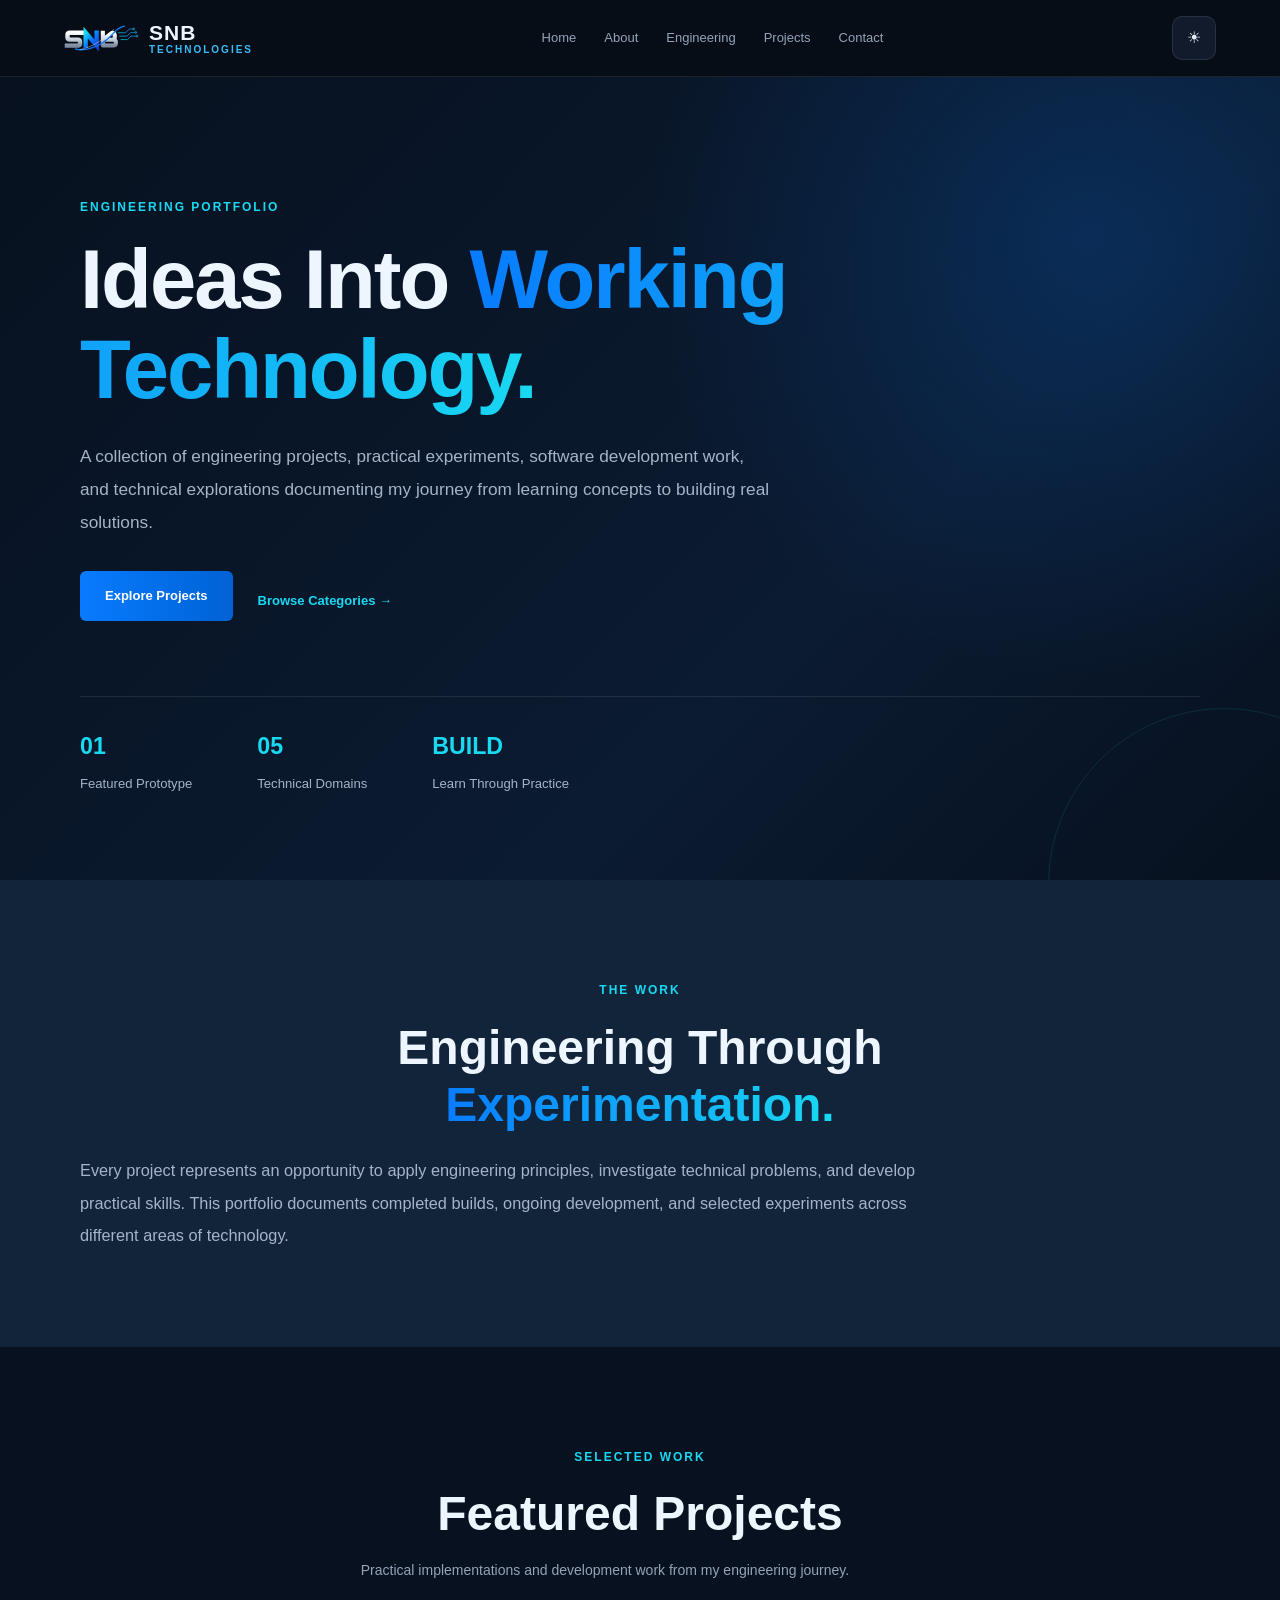
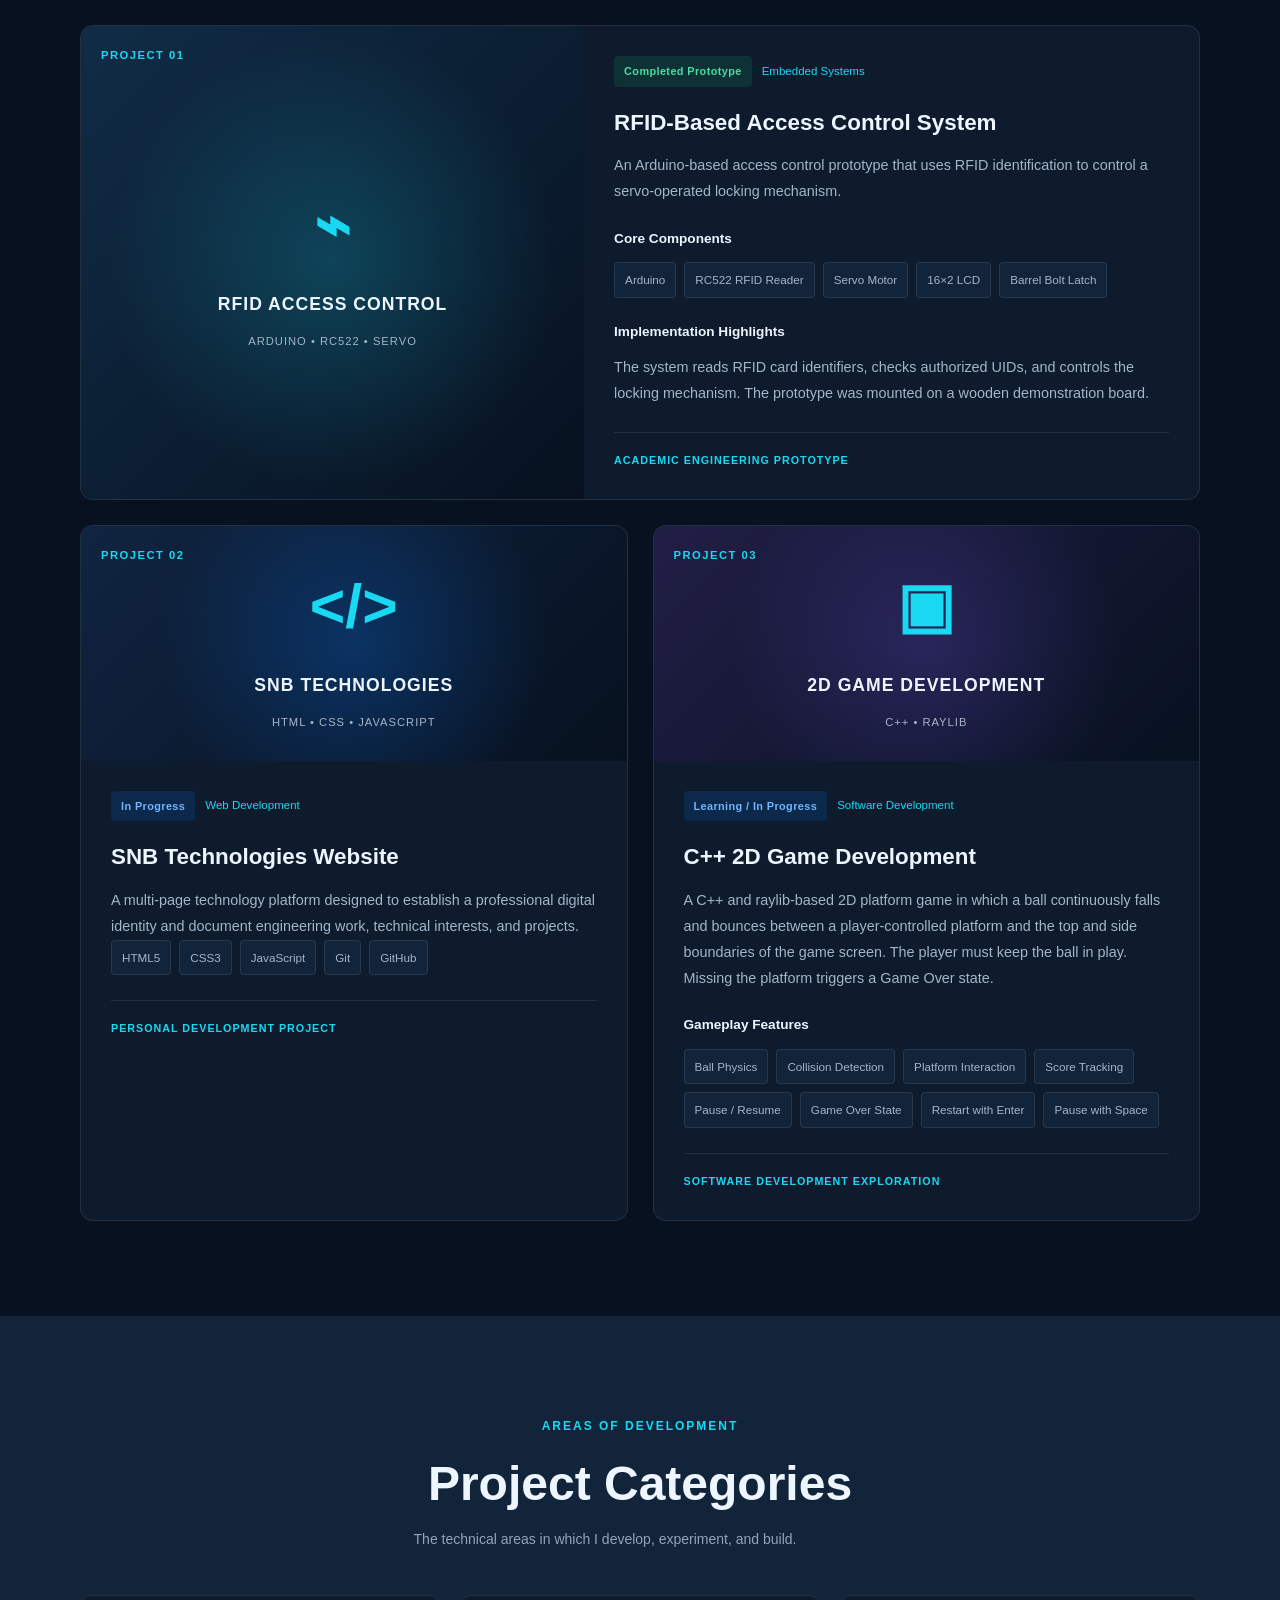
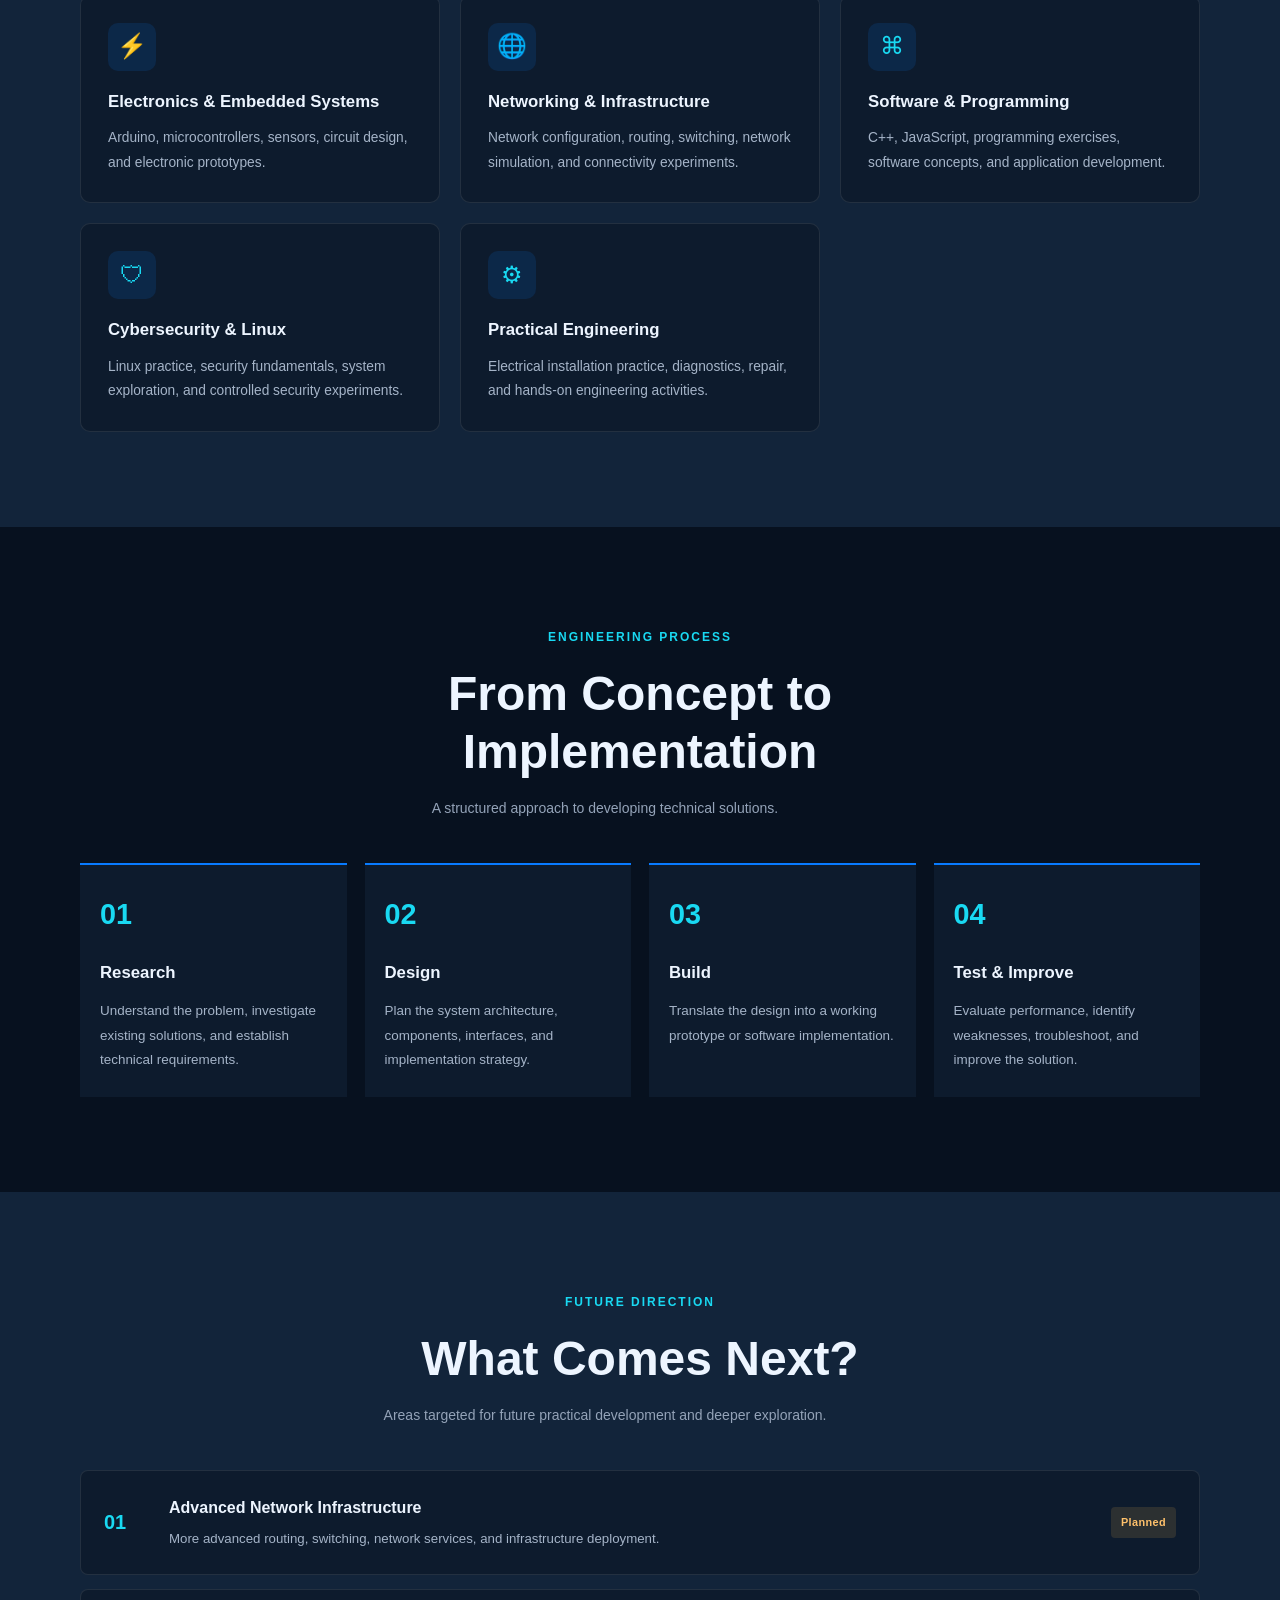
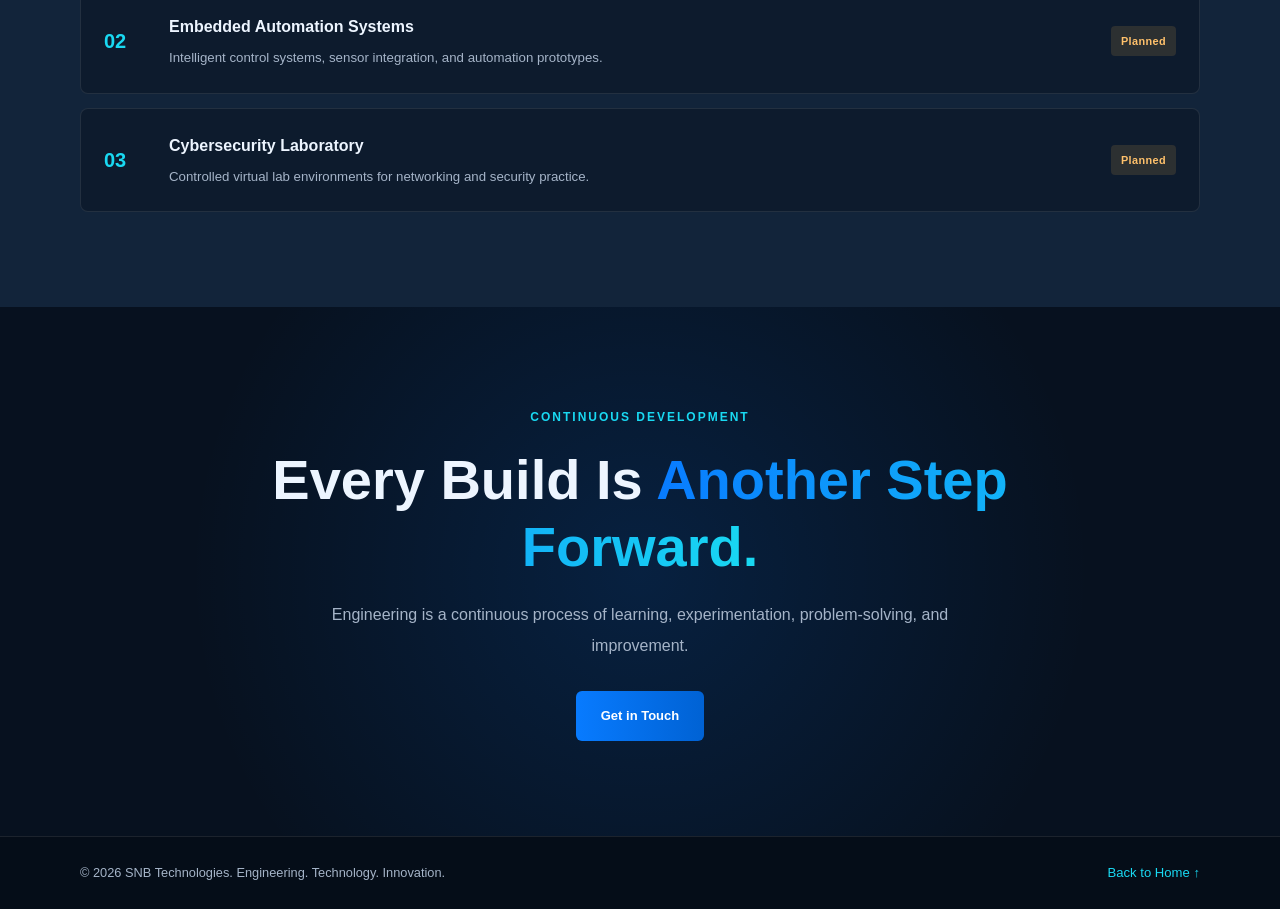
<file: projects/index.html>
<!DOCTYPE html>
<html lang="en">
<head>
    <meta charset="UTF-8">
    <meta name="viewport" content="width=device-width, initial-scale=1.0">

    <meta name="description" content="Explore engineering projects, technical experiments, software development, electronics, and technology work by SNB Technologies.">

    <meta name="theme-color" content="#07111f">

    <title>Projects &amp; Portfolio | SNB Technologies</title>

    <link rel="stylesheet" href="../css/style.css">
    <link rel="stylesheet" href="../css/projects.css">
    <link rel="stylesheet" href="../css/theme.css">
    <link rel="icon" type="image/svg+xml" href="../assets/images/favicon.svg">
</head>

<body>

    <!-- HEADER -->

    <header class="site-header">
        <nav class="navbar">

            <a href="../index.html" class="logo">

                <img
                src="../assets/images/snb-symbol-transparent.svg"
                alt="SNB Technologies symbol"
                class="brand-symbol"
                >

                <span class="brand-name">
                    <strong>SNB</strong>
                    <small>TECHNOLOGIES</small>
                </span>

            </a>

            <button type="button"
                class="menu-toggle"
                aria-label="Open navigation"
                aria-expanded="false"
                >
                ☰
            </button>

            <div class="nav-links">

                <a href="../index.html">Home</a>

                <a href="../about/index.html">About</a>

                <a href="../engineering/index.html">Engineering</a>

                <a href="index.html" class="active">Projects</a>

                <a href="../index.html#contact">Contact</a>

            </div>

            <button type="button"
                class="theme-toggle"
                aria-label="Switch to light theme"
                >
                ☀
            </button>

        </nav>
    </header>

    <main>

        <!-- PROJECTS HERO -->
        <section class="projects-hero">

            <div class="container">

                <span class="section-label">
                    ENGINEERING PORTFOLIO
                </span>

                <h1>
                    Ideas Into
                    <span>Working Technology.</span>
                </h1>

                <p>
                    A collection of engineering projects, practical
                    experiments, software development work, and
                    technical explorations documenting my journey
                    from learning concepts to building real solutions.
                </p>

                <div class="projects-hero-actions">
                    <a href="#featured-projects" class="btn">
                        Explore Projects
                    </a>

                    <a href="#project-categories" class="text-link">
                        Browse Categories →
                    </a>
                </div>

                <div class="projects-overview">

                    <div class="overview-item">
                        <strong>01</strong>
                        <span>Featured Prototype</span>
                    </div>

                    <div class="overview-item">
                        <strong>05</strong>
                        <span>Technical Domains</span>
                    </div>

                    <div class="overview-item">
                        <strong>BUILD</strong>
                        <span>Learn Through Practice</span>
                    </div>

                </div>

            </div>

        </section>


        <!-- INTRODUCTION -->
        <section class="projects-intro section">

            <div class="container">

                <div class="section-heading">
                    <span class="section-label">
                        THE WORK
                    </span>

                    <h2>
                        Engineering Through
                        <span>Experimentation.</span>
                    </h2>
                </div>

                <p>
                    Every project represents an opportunity to apply
                    engineering principles, investigate technical
                    problems, and develop practical skills.

                    This portfolio documents completed builds,
                    ongoing development, and selected experiments
                    across different areas of technology.
                </p>

            </div>

        </section>


        <!-- FEATURED PROJECTS -->
        <section class="featured-projects section" id="featured-projects">

            <div class="container">

                <div class="section-heading">
                    <span class="section-label">
                        SELECTED WORK
                    </span>

                    <h2>Featured Projects</h2>

                    <p>
                        Practical implementations and development
                        work from my engineering journey.
                    </p>
                </div>


                <div class="featured-project-grid">


                    <!-- PROJECT 1 -->
                    <article class="project-card featured-card">

                        <div class="project-visual rfid-visual">

                            <span class="project-number">
                                PROJECT 01
                            </span>

                            <div class="project-visual-content">
                                <span class="visual-icon">⌁</span>
                                <strong>RFID ACCESS CONTROL</strong>
                                <small>ARDUINO • RC522 • SERVO</small>
                            </div>

                        </div>

                        <div class="project-content">

                            <div class="project-meta">
                                <span class="project-status completed">
                                    Completed Prototype
                                </span>

                                <span class="project-category">
                                    Embedded Systems
                                </span>
                            </div>

                            <h3>
                                RFID-Based Access Control System
                            </h3>

                            <p>
                                An Arduino-based access control prototype
                                that uses RFID identification to control
                                a servo-operated locking mechanism.
                            </p>

                            <h4>Core Components</h4>

                            <ul class="project-tech-list">
                                <li>Arduino</li>
                                <li>RC522 RFID Reader</li>
                                <li>Servo Motor</li>
                                <li>16×2 LCD</li>
                                <li>Barrel Bolt Latch</li>
                            </ul>

                            <h4>Implementation Highlights</h4>

                            <p>
                                The system reads RFID card identifiers,
                                checks authorized UIDs, and controls
                                the locking mechanism. The prototype
                                was mounted on a wooden demonstration
                                board.
                            </p>

                            <span class="project-footer-label">
                                ACADEMIC ENGINEERING PROTOTYPE
                            </span>

                        </div>

                    </article>


                    <!-- PROJECT 2 -->
                    <article class="project-card">

                        <div class="project-visual web-visual">

                            <span class="project-number">
                                PROJECT 02
                            </span>

                            <div class="project-visual-content">
                                <span class="visual-icon">&lt;/&gt;</span>
                                <strong>SNB TECHNOLOGIES</strong>
                                <small>HTML • CSS • JAVASCRIPT</small>
                            </div>

                        </div>

                        <div class="project-content">

                            <div class="project-meta">
                                <span class="project-status progress">
                                    In Progress
                                </span>

                                <span class="project-category">
                                    Web Development
                                </span>
                            </div>

                            <h3>
                                SNB Technologies Website
                            </h3>

                            <p>
                                A multi-page technology platform
                                designed to establish a professional
                                digital identity and document engineering
                                work, technical interests, and projects.
                            </p>

                            <ul class="project-tech-list">
                                <li>HTML5</li>
                                <li>CSS3</li>
                                <li>JavaScript</li>
                                <li>Git</li>
                                <li>GitHub</li>
                            </ul>

                            <span class="project-footer-label">
                                PERSONAL DEVELOPMENT PROJECT
                            </span>

                        </div>

                    </article>


                    <!-- PROJECT 3 -->
                    <article class="project-card">

                        <div class="project-visual game-visual">

                            <span class="project-number">
                                PROJECT 03
                            </span>

                            <div class="project-visual-content">
                                <span class="visual-icon">▣</span>
                                <strong>2D GAME DEVELOPMENT</strong>
                                <small>C++ • RAYLIB</small>
                            </div>

                        </div>

                        <div class="project-content">

                            <div class="project-meta">
                                <span class="project-status progress">
                                    Learning / In Progress
                                </span>

                                <span class="project-category">
                                    Software Development
                                </span>
                            </div>

                            <h3>
                                C++ 2D Game Development
                            </h3>

                            <p>
                                A C++ and raylib-based 2D platform game in which
                                a ball continuously falls and bounces between a
                                player-controlled platform and the top and side
                                boundaries of the game screen.

                                The player must keep the ball in play. Missing
                                the platform triggers a Game Over state.
                            </p>
                            <h4>Gameplay Features</h4>

                            <ul class="project-tech-list">
                                <li>Ball Physics</li>
                                <li>Collision Detection</li>
                                <li>Platform Interaction</li>
                                <li>Score Tracking</li>
                                <li>Pause / Resume</li>
                                <li>Game Over State</li>
                                <li>Restart with Enter</li>
                                <li>Pause with Space</li>
                            </ul>
                            <span class="project-footer-label">
                                SOFTWARE DEVELOPMENT EXPLORATION
                            </span>

                        </div>

                    </article>

                </div>

            </div>

        </section>


        <!-- PROJECT CATEGORIES -->
        <section class="project-categories section" id="project-categories">

            <div class="container">

                <div class="section-heading">
                    <span class="section-label">
                        AREAS OF DEVELOPMENT
                    </span>

                    <h2>Project Categories</h2>

                    <p>
                        The technical areas in which I develop,
                        experiment, and build.
                    </p>
                </div>


                <div class="category-grid">

                    <article class="category-card">
                        <span class="category-icon">⚡</span>
                        <h3>Electronics &amp; Embedded Systems</h3>
                        <p>
                            Arduino, microcontrollers, sensors,
                            circuit design, and electronic prototypes.
                        </p>
                    </article>

                    <article class="category-card">
                        <span class="category-icon">🌐</span>
                        <h3>Networking &amp; Infrastructure</h3>
                        <p>
                            Network configuration, routing,
                            switching, network simulation, and
                            connectivity experiments.
                        </p>
                    </article>

                    <article class="category-card">
                        <span class="category-icon">⌘</span>
                        <h3>Software &amp; Programming</h3>
                        <p>
                            C++, JavaScript, programming exercises,
                            software concepts, and application development.
                        </p>
                    </article>

                    <article class="category-card">
                        <span class="category-icon">🛡</span>
                        <h3>Cybersecurity &amp; Linux</h3>
                        <p>
                            Linux practice, security fundamentals,
                            system exploration, and controlled
                            security experiments.
                        </p>
                    </article>

                    <article class="category-card">
                        <span class="category-icon">⚙</span>
                        <h3>Practical Engineering</h3>
                        <p>
                            Electrical installation practice,
                            diagnostics, repair, and hands-on
                            engineering activities.
                        </p>
                    </article>

                </div>

            </div>

        </section>


        <!-- DEVELOPMENT APPROACH -->
        <section class="development-section section">

            <div class="container">

                <div class="section-heading">
                    <span class="section-label">
                        ENGINEERING PROCESS
                    </span>

                    <h2>From Concept to Implementation</h2>

                    <p>
                        A structured approach to developing
                        technical solutions.
                    </p>
                </div>


                <div class="development-grid">

                    <article class="development-card">
                        <span>01</span>
                        <h3>Research</h3>
                        <p>
                            Understand the problem, investigate
                            existing solutions, and establish
                            technical requirements.
                        </p>
                    </article>

                    <article class="development-card">
                        <span>02</span>
                        <h3>Design</h3>
                        <p>
                            Plan the system architecture,
                            components, interfaces, and
                            implementation strategy.
                        </p>
                    </article>

                    <article class="development-card">
                        <span>03</span>
                        <h3>Build</h3>
                        <p>
                            Translate the design into a working
                            prototype or software implementation.
                        </p>
                    </article>

                    <article class="development-card">
                        <span>04</span>
                        <h3>Test &amp; Improve</h3>
                        <p>
                            Evaluate performance, identify
                            weaknesses, troubleshoot, and
                            improve the solution.
                        </p>
                    </article>

                </div>

            </div>

        </section>


        <!-- FUTURE DEVELOPMENT -->
        <section class="future-section section" id="future-projects">

            <div class="container">

                <div class="section-heading">
                    <span class="section-label">
                        FUTURE DIRECTION
                    </span>

                    <h2>What Comes Next?</h2>

                    <p>
                        Areas targeted for future practical
                        development and deeper exploration.
                    </p>
                </div>


                <div class="future-list">

                    <div class="future-item">
                        <span>01</span>
                        <div>
                            <h3>Advanced Network Infrastructure</h3>
                            <p>
                                More advanced routing, switching,
                                network services, and infrastructure
                                deployment.
                            </p>
                        </div>
                        <span class="project-status planned">Planned</span>
                    </div>

                    <div class="future-item">
                        <span>02</span>
                        <div>
                            <h3>Embedded Automation Systems</h3>
                            <p>
                                Intelligent control systems,
                                sensor integration, and automation
                                prototypes.
                            </p>
                        </div>
                        <span class="project-status planned">Planned</span>
                    </div>

                    <div class="future-item">
                        <span>03</span>
                        <div>
                            <h3>Cybersecurity Laboratory</h3>
                            <p>
                                Controlled virtual lab environments
                                for networking and security practice.
                            </p>
                        </div>
                        <span class="project-status planned">Planned</span>
                    </div>

                </div>

            </div>

        </section>


        <!-- CLOSING SECTION -->
        <section class="projects-closing section">

            <div class="container">

                <span class="section-label">
                    CONTINUOUS DEVELOPMENT
                </span>

                <h2>
                    Every Build Is
                    <span>Another Step Forward.</span>
                </h2>

                <p>
                    Engineering is a continuous process of
                    learning, experimentation, problem-solving,
                    and improvement.
                </p>

                <a href="../index.html#contact" class="btn">
                    Get in Touch
                </a>

            </div>

        </section>

    </main>


    <!-- FOOTER -->
    <footer class="site-footer">

        <div class="container">

            <p>
                © 2026 SNB Technologies.
                Engineering. Technology. Innovation.
            </p>

            <a href="../index.html">
                Back to Home ↑
            </a>

        </div>

    </footer>


    <script src="../js/main.js"></script>

</body>
</html>
</file>
<file: css/style.css>
/* =========================================
   SNB TECHNOLOGIES
   SPRINT 2.2 — VISUAL DESIGN SYSTEM
   ========================================= */


/* 1. DESIGN TOKENS */

:root {
    color-scheme: dark;

    --bg: #080D16;
    --surface: #111B2B;
    --elevated: #1C2A3D;

    --primary: #2563EB;
    --accent: #38BDF8;

    --text: #E5EDF7;
    --muted: #94A3B8;
    --border: rgba(148, 163, 184, 0.16);

    --header-bg: rgba(8, 13, 22, 0.88);

    --radius: 16px;
    --transition: 0.3s ease;
}

body[data-theme="light"] {
    color-scheme: light;

    --bg: #F5F7FA;
    --surface: #FFFFFF;
    --elevated: #E8EEF5;

    --primary: #1D4ED8;
    --accent: #0284C7;

    --text: #172235;
    --muted: #64748B;
    --border: rgba(23, 34, 53, 0.12);

    --header-bg: rgba(245, 247, 250, 0.9);
}


/* 2. RESET */

* {
    margin: 0;
    padding: 0;
    box-sizing: border-box;
}

html {
    scroll-behavior: smooth;
    scroll-padding-top: 90px;
}

body {
    font-family: Arial, Helvetica, sans-serif;
    background: var(--bg);
    color: var(--text);
    line-height: 1.7;
    transition: background var(--transition),
    color var(--transition);
}

a {
    color: inherit;
    text-decoration: none;
}

button {
    font: inherit;
    cursor: pointer;
}

button:focus-visible,
a:focus-visible {
    outline: 2px solid var(--accent);
    outline-offset: 4px;
}


/* 3. HEADER AND NAVIGATION */

.site-header {
    position: sticky;
    top: 0;
    z-index: 1000;
    background: var(--header-bg);
    backdrop-filter: blur(16px);
    border-bottom: 1px solid var(--border);
}

.navbar {
    max-width: 1200px;
    min-height: 76px;
    margin: auto;
    padding: 0 24px;

    display: flex;
    align-items: center;
    justify-content: space-between;
    gap: 25px;
}

.logo {
    display: flex;
    align-items: center;
    gap: 10px;
    font-weight: 800;
}

.logo-mark {
    display: inline-flex;
    align-items: center;
    justify-content: center;

    width: 48px;
    height: 45px;

    background: linear-gradient(
    135deg,
    #2563EB,
    #38BDF8
    );

    color: #FFFFFF;
    border-radius: 11px;

    font-size: 17px;
    font-weight: 900;
    letter-spacing: -1px;

    box-shadow: 0 0 20px rgba(56, 189, 248, 0.2);
}

.logo-name {
    display: flex;
    flex-direction: column;
    line-height: 1.2;
    letter-spacing: 1px;
}

.logo-name strong {
    font-size: 15px;
    color: var(--text);
}

.logo-name small {
    font-size: 9px;
    letter-spacing: 2px;
    color: var(--accent);
}

.nav-links {
    display: flex;
    align-items: center;
    gap: 28px;
}

.nav-links a {
    font-size: 13px;
    color: var(--muted);
    transition: color var(--transition);
}

.nav-links a:hover {
    color: var(--accent);
}

.theme-toggle,
.menu-toggle {
    background: var(--surface);
    border: 1px solid var(--border);
    color: var(--text);
    border-radius: 10px;
    padding: 9px 13px;
    transition: var(--transition);
}

.theme-toggle:hover,
.menu-toggle:hover {
    border-color: var(--accent);
}

.menu-toggle {
    display: none;
}


/* 4. HERO SECTION */

.hero {
    max-width: 1200px;
    min-height: 620px;
    margin: auto;
    padding: 90px 24px;

    display: grid;
    grid-template-columns: 1.2fr 0.8fr;
    align-items: center;
    gap: 40px;

    overflow: hidden;
}

.hero-content {
    animation: fade-up 0.8s ease both;
}

.eyebrow {
    color: var(--accent);
    font-size: 11px;
    font-weight: 700;
    letter-spacing: 2px;
    margin-bottom: 18px;
}

.hero h1 {
    max-width: 700px;
    font-size: clamp(38px, 5.5vw, 66px);
    line-height: 1.12;
    letter-spacing: -2px;
    margin-bottom: 25px;
}

.hero h1 span {
    display: block;
    color: var(--accent);
}

.hero-description {
    max-width: 600px;
    color: var(--muted);
    font-size: 15px;
    margin-bottom: 32px;
}

.hero-buttons {
    display: flex;
    flex-wrap: wrap;
    gap: 14px;
}

.btn {
    display: inline-flex;
    justify-content: center;
    align-items: center;

    padding: 13px 22px;
    border-radius: 9px;

    font-size: 13px;
    font-weight: 700;

    transition: transform var(--transition),
    background var(--transition);
}

.btn:hover {
    transform: translateY(-3px);
}

.btn-primary {
    background: var(--primary);
    color: #FFFFFF;
}

.btn-primary:hover {
    background: var(--accent);
    color: #08111E;
}

.btn-secondary {
    border: 1px solid var(--border);
    color: var(--text);
    background: var(--surface);
}


/* 5. HERO TECHNICAL ILLUSTRATION */

.hero-visual {
    display: flex;
    justify-content: center;
    align-items: center;
}

.tech-orbit {
    position: relative;
    width: 300px;
    height: 300px;

    display: flex;
    justify-content: center;
    align-items: center;
}

.orbit-ring {
    position: absolute;
    width: 260px;
    height: 260px;
    border: 1px solid rgba(56, 189, 248, 0.4);
    border-radius: 50%;
    animation: rotate 18s linear infinite;
}

.ring-two {
    width: 190px;
    height: 190px;
    border-style: dashed;
    animation-direction: reverse;
}

.orbit-center {
    width: 105px;
    height: 105px;
    border-radius: 50%;

    display: flex;
    justify-content: center;
    align-items: center;

    /*background: linear-gradient(
    135deg,
    var(--primary),
    var(--accent)
    );*/
    background-color: transparent;

    color: white;
    font-size: 24px;
    font-weight: 800;

    box-shadow: 0 0 55px rgba(56, 189, 248, 0.3);
}

.orbit-node {
    position: absolute;
    display: grid;
    place-items: center;

    width: 43px;
    height: 43px;

    border-radius: 50%;
    background: var(--elevated);
    border: 1px solid var(--accent);
    color: var(--accent);

    font-size: 12px;
    font-weight: 700;
}

.node-one {
    top: 20px;
    left: 35px;
}

.node-two {
    right: 5px;
    top: 120px;
}

.node-three {
    bottom: 15px;
    left: 75px;
}


/* 6. GENERAL SECTIONS */

.section {
    padding: 95px 24px;
}

.section-heading {
    max-width: 720px;
    margin: 0 auto 50px;
    text-align: center;
}

.section-heading h2 {
    font-size: clamp(28px, 4vw, 42px);
    line-height: 1.2;
    margin-bottom: 15px;
}

.section-heading > p:last-child {
    color: var(--muted);
    font-size: 14px;
}

.about-section,
.projects-section {
    background: var(--surface);
}

.about-content {
    max-width: 1000px;
    margin: auto;

    display: grid;
    grid-template-columns: 1.2fr 0.8fr;
    gap: 35px;
    align-items: center;
}

.about-text h3,
.about-highlight h3 {
    font-size: 22px;
    margin-bottom: 15px;
}

.about-text p,
.about-highlight p {
    color: var(--muted);
    font-size: 14px;
    margin-bottom: 15px;
}

.text-link {
    display: inline-block;
    color: var(--accent);
    font-weight: 700;
    font-size: 13px;
    margin-top: 10px;
}

.about-highlight {
    padding: 32px;
    border-radius: var(--radius);
    background: var(--elevated);
    border: 1px solid var(--border);
}

.highlight-symbol {
    display: block;
    font-size: 35px;
    color: var(--accent);
    margin-bottom: 12px;
}


/* 7. ENGINEERING DOMAIN CARDS */

.domain-grid {
    max-width: 1100px;
    margin: auto;

    display: grid;
    grid-template-columns: repeat(2, 1fr);
    gap: 22px;
}

.domain-card {
    padding: 30px;
    border: 1px solid var(--border);
    border-radius: var(--radius);
    background: var(--surface);

    transition: transform var(--transition),
    border-color var(--transition);
}

.domain-card:hover {
    transform: translateY(-6px);
    border-color: var(--accent);
}

.card-icon {
    display: block;
    font-size: 30px;
    margin-bottom: 18px;
}

.domain-card h3 {
    font-size: 18px;
    margin-bottom: 10px;
}

.domain-card p {
    font-size: 13px;
    color: var(--muted);
}


/* 8. PROJECT SECTION */

.project-placeholder {
    max-width: 850px;
    margin: auto;
    padding: 45px;

    background: var(--bg);
    border: 1px solid var(--border);
    border-radius: var(--radius);
    text-align: center;
}

.project-placeholder span {
    font-size: 11px;
    letter-spacing: 2px;
    color: var(--accent);
}

.project-placeholder h3 {
    font-size: 25px;
    margin: 15px 0;
}

.project-placeholder p {
    max-width: 550px;
    margin: auto;
    color: var(--muted);
    font-size: 14px;
}


/* 9. CONTACT SECTION */

.contact-section {
    text-align: center;
}

.contact-section .section-heading {
    margin-bottom: 30px;
}


/* 10. FOOTER */

.site-footer {
    padding: 35px 24px;
    border-top: 1px solid var(--border);

    display: flex;
    align-items: center;
    justify-content: space-between;
    flex-wrap: wrap;
    gap: 20px;
}

.site-footer p {
    color: var(--muted);
    font-size: 12px;
}

.site-footer > a {
    color: var(--accent);
    font-size: 12px;
}

.footer-brand {
    display: flex;
    align-items: center;
    gap: 12px;
}


/* 11. ANIMATIONS */

@keyframes rotate {
    from {
        transform: rotate(0deg);
    }

    to {
        transform: rotate(360deg);
    }
}

@keyframes fade-up {
    from {
        opacity: 0;
        transform: translateY(25px);
    }

    to {
        opacity: 1;
        transform: translateY(0);
    }
}


/* 12. TABLET RESPONSIVENESS */

@media (max-width: 850px) {

    .hero {
        grid-template-columns: 1fr;
        text-align: center;
        padding-top: 75px;
    }

    .hero-description {
        margin-left: auto;
        margin-right: auto;
    }

    .hero-buttons {
        justify-content: center;
    }

    .about-content {
        grid-template-columns: 1fr;
    }

    .nav-links {
        gap: 15px;
    }
}


/* 13. MOBILE RESPONSIVENESS */

@media (max-width: 650px) {

    .navbar {
        min-height: 68px;
        padding: 0 16px;
        gap: 10px;
    }

    .logo-name {
        font-size: 11px;
    }

    .menu-toggle {
        display: block;
        margin-left: auto;
    }

    .nav-links {
        display: none;

        position: absolute;
        top: 68px;
        left: 0;
        right: 0;

        padding: 22px;
        background: var(--surface);
        border-bottom: 1px solid var(--border);

        flex-direction: column;
        align-items: flex-start;
        gap: 20px;
    }

    .nav-links.active {
        display: flex;
    }

    .hero {
        min-height: auto;
        padding: 75px 20px;
        gap: 45px;
    }

    .hero h1 {
        font-size: 39px;
        letter-spacing: -1.5px;
    }

    .hero-description {
        font-size: 14px;
    }

    .tech-orbit {
        transform: scale(0.85);
    }

    .section {
        padding: 70px 20px;
    }

    .domain-grid {
        grid-template-columns: 1fr;
    }

    .project-placeholder {
        padding: 30px 20px;
    }

    .site-footer {
        flex-direction: column;
        text-align: center;
    }

    .footer-brand {
        flex-direction: column;
    }
}


/* 14. REDUCED MOTION ACCESSIBILITY */

@media (prefers-reduced-motion: reduce) {
    *,
    *::before,
    *::after {
        scroll-behavior: auto !important;
        animation-duration: 0.01ms !important;
        animation-iteration-count: 1 !important;
        transition-duration: 0.01ms !important;
    }
}


/* =========================================
   15. PROFESSIONAL PROFILE
   ========================================= */

.profile-layout {
    max-width: 1100px;
    margin: auto;

    display: grid;
    grid-template-columns: 1.5fr 0.8fr;
    gap: 40px;
    align-items: start;
}

.profile-main {
    padding: 35px;
    background: var(--bg);
    border: 1px solid var(--border);
    border-radius: var(--radius);
}

.profile-label {
    color: var(--accent);
    font-size: 10px;
    font-weight: 700;
    letter-spacing: 1.5px;
    margin-bottom: 20px;
}

.profile-main h3 {
    font-size: clamp(27px, 4vw, 38px);
    margin-bottom: 8px;
}

.profile-role {
    color: var(--accent) !important;
    font-weight: 600;
    margin-bottom: 25px !important;
}

.profile-main p {
    color: var(--muted);
    font-size: 14px;
    margin-bottom: 17px;
}

.profile-main .btn {
    margin-top: 12px;
}

.profile-sidebar {
    display: grid;
    gap: 15px;
}

.profile-info-card {
    padding: 22px;
    background: var(--elevated);
    border: 1px solid var(--border);
    border-radius: 12px;
    transition: border-color var(--transition),
    transform var(--transition);
}

.profile-info-card:hover {
    border-color: var(--accent);
    transform: translateY(-3px);
}

.info-label {
    display: block;
    color: var(--accent);
    font-size: 10px;
    font-weight: 700;
    letter-spacing: 1.5px;
    margin-bottom: 10px;
}

.profile-info-card h4 {
    font-size: 16px;
    margin-bottom: 5px;
}

.profile-info-card p {
    color: var(--muted);
    font-size: 12px;
    margin-top: 5px;
}


/* TABLET AND MOBILE PROFILE */

@media (max-width: 850px) {

    .profile-layout {
        grid-template-columns: 1fr;
    }

    .profile-sidebar {
        grid-template-columns: repeat(2, 1fr);
    }

}

@media (max-width: 550px) {

    .profile-main {
        padding: 24px;
    }

    .profile-sidebar {
        grid-template-columns: 1fr;
    }

}

/* OFFICIAL SNB BRAND IDENTITY */

.logo {
    display: inline-flex;
    align-items: center;
    gap: 10px;
    text-decoration: none;
}

.brand-symbol {
    width: 75px;
    height: 42px;
    object-fit: contain;
    flex-shrink: 0;
}

.brand-name {
    display: flex;
    flex-direction: column;
    line-height: 1.1;
}

.brand-name strong {
    font-size: 21px;
    font-weight: 800;
    letter-spacing: 1px;
}

.brand-name small {
    font-size: 10px;
    letter-spacing: 2px;
    color: var(--accent);
}

/* =========================================
   HOMEPAGE PROFILE INTEREST TAGS
   SPRINT 3.5.2
   ========================================= */

.profile-main .topic-list {
    display: flex;
    flex-wrap: wrap;
    gap: 10px;
    margin: 25px 0 30px;
}

.profile-main .topic-list span {
    display: inline-block;
    padding: 8px 13px;
    border: 1px solid rgba(25, 217, 242, 0.25);
    border-radius: 4px;
    background: rgba(8, 123, 255, 0.08);
    color: #19D9F2;
    font-size: 11px;
    font-weight: 600;
    letter-spacing: 0.4px;
    transition: 0.3s ease;
}

.profile-main .topic-list span:hover {
    background: rgba(8, 123, 255, 0.18);
    border-color: #19D9F2;
    transform: translateY(-2px);
}
/* =========================================
   SPRINT 4.0 — CUSTOM ERROR PAGE
========================================= */

.error-page {
    min-height: 100vh;
    display: flex;
    align-items: center;
    justify-content: center;
    padding: 30px;
    text-align: center;
    background: var(--bg);
    color: var(--text);
}

.error-content {
    max-width: 600px;
}

.error-content h1 {
    font-size: clamp(90px, 20vw, 180px);
    font-weight: 900;
    line-height: 1;
    margin: 20px 0;
    color: var(--accent);
}

.error-content h2 {
    font-size: 30px;
    margin-bottom: 18px;
}

.error-content p {
    color: var(--muted);
    line-height: 1.8;
    margin-bottom: 30px;
}
</file>
<file: css/theme.css>
/* =========================================
   SNB TECHNOLOGIES
   GLOBAL THEME SYSTEM
   SPRINT 3.7.5
   ========================================= */


/* 1. GLOBAL LIGHT THEME */

body[data-theme="light"] {

    color-scheme: light;

    /* Homepage tokens */
    --bg: #F5F7FA;
    --surface: #FFFFFF;
    --elevated: #E8EEF5;
    --text: #172235;
    --muted: #64748B;
    --border: rgba(23, 34, 53, 0.12);
    --header-bg: rgba(245, 247, 250, 0.94);

    /* About page tokens */
    --about-bg: #F5F7FA;
    --about-surface: #FFFFFF;
    --about-surface-2: #E8EEF5;
    --about-blue: #1D4ED8;
    --about-cyan: #0284C7;
    --about-white: #172235;
    --about-text: #334155;
    --about-muted: #64748B;
    --about-border: rgba(23, 34, 53, 0.12);
    --about-gradient: linear-gradient(120deg, #1D4ED8, #0284C7);

    /* Engineering page tokens */
    --eng-bg: #F5F7FA;
    --eng-surface: #FFFFFF;
    --eng-surface-light: #E8EEF5;
    --eng-blue: #1D4ED8;
    --eng-cyan: #0284C7;
    --eng-text: #172235;
    --eng-muted: #64748B;
    --eng-border: rgba(23, 34, 53, 0.12);

    /* Projects page tokens */
    --projects-bg: #F5F7FA;
    --projects-surface: #FFFFFF;
    --projects-surface-light: #E8EEF5;
    --projects-blue: #1D4ED8;
    --projects-cyan: #0284C7;
    --projects-text: #172235;
    --projects-muted: #64748B;
    --projects-border: rgba(23, 34, 53, 0.12);
}


/* 2. GLOBAL PAGE BACKGROUNDS */

body[data-theme="light"] {
    background: var(--bg);
    color: var(--text);
}

body[data-theme="light"] .about-header,
body[data-theme="light"] .site-header {
    background: rgba(245, 247, 250, 0.96);
    border-bottom-color: var(--border);
}


/* 3. GLOBAL THEME BUTTON */

.theme-toggle {
    box-sizing: border-box;

    display: inline-flex;
    align-items: center;
    justify-content: center;

    flex: 0 0 44px;

    width: 44px;
    min-width: 44px;
    max-width: 44px;

    height: 44px;
    min-height: 44px;

    padding: 0;

    white-space: nowrap;
    line-height: 1;

    border: 1px solid var(--border);
    border-radius: 10px;

    background: var(--surface);
    color: var(--text);

    cursor: pointer;

    transition:
    background 0.3s ease,
    color 0.3s ease,
    border-color 0.3s ease;
}

.theme-toggle:hover {
    border-color: var(--accent);
}


/* 4. LIGHT THEME — HEADER TEXT */

body[data-theme="light"] .logo,
body[data-theme="light"] .brand-name,
body[data-theme="light"] .about-brand {
    color: var(--text);
}

body[data-theme="light"] .main-nav a,
body[data-theme="light"] .about-nav a {
    color: var(--muted);
}

body[data-theme="light"] .main-nav a:hover,
body[data-theme="light"] .main-nav a.active,
body[data-theme="light"] .about-nav a:hover,
body[data-theme="light"] .about-nav a.active {
    color: var(--accent);
}



/* 5. UNIFIED RESPONSIVE NAVIGATION */

.navbar {
    position: relative;
}

/* Keep logo dimensions stable */

.navbar .logo {
    flex-shrink: 0;
}

/* Consistent menu and theme controls */

.navbar .menu-toggle,
.navbar .theme-toggle {
    box-sizing: border-box;

    display: inline-flex;
    align-items: center;
    justify-content: center;

    flex: 0 0 44px;

    width: 44px;
    min-width: 44px;
    height: 44px;

    padding: 0;
    margin: 0;

    white-space: nowrap;
    line-height: 1;
}

/* Desktop navigation */

@media (min-width: 651px) {

    .navbar .menu-toggle {
        display: none;
    }

    .navbar .nav-links {
        display: flex;
        position: static;
        flex-direction: row;
        align-items: center;
    }

}

/* Mobile navigation */

@media (max-width: 650px) {

    .navbar {
        min-height: 68px;
        padding: 0 16px;
        gap: 8px;
    }

    .navbar .logo {
        min-width: 0;
    }

    .navbar .brand-symbol {
        width: 36px;
        height: 36px;
    }

    .navbar .brand-name strong {
        font-size: 13px;
    }

    .navbar .brand-name small {
        font-size: 8px;
    }

    .navbar .menu-toggle {
        display: inline-flex;
        margin-left: auto;
        flex-shrink: 0;
    }

    .navbar .theme-toggle {
        flex-shrink: 0;
    }

    .navbar .nav-links {
        display: none;

        position: absolute;
        top: 100%;
        left: 0;
        right: 0;

        width: 100%;
        padding: 22px 20px;

        background: var(--surface);
        border-bottom: 1px solid var(--border);

        flex-direction: column;
        align-items: flex-start;
        gap: 20px;

        z-index: 1000;
    }

    .navbar .nav-links.active {
        display: flex;
    }

    .navbar .nav-links a {
        font-size: 14px;
        width: 100%;
    }

}
/* =========================================
   SPRINT 3.9.1
   LIGHT THEME — DARK SECTION CONTRAST
========================================= */

/* ABOUT HERO */

body[data-theme="light"] .about-hero {
    color: #C5D0DE;
}

body[data-theme="light"] .about-hero h1,
body[data-theme="light"] .identity-card h2 {
    color: #F5F8FC;
}

body[data-theme="light"] .about-intro {
    color: #C5D0DE;
}

body[data-theme="light"] .identity-card p {
    color: #B8C5D6;
}

/* ENGINEERING HERO */

body[data-theme="light"] .engineering-hero {
    color: #EAF2FF;
}

body[data-theme="light"] .engineering-hero h1 {
    color: #F5F8FC;
}

body[data-theme="light"] .engineering-hero > .container > p {
    color: #C5D0DE;
}

/* PROJECTS HERO */

body[data-theme="light"] .projects-hero {
    color: #EDF5FF;
}

body[data-theme="light"] .projects-hero h1 {
    color: #F5F8FC;
}

body[data-theme="light"] .projects-hero > .container > p {
    color: #C5D0DE;
}

body[data-theme="light"] .projects-overview span {
    color: #B8C5D6;
}

/* ABOUT FOOTER */

body[data-theme="light"] .about-footer {
    background: #060A11;
}

body[data-theme="light"] .about-footer p {
    color: #B8C5D6;
}

/* PROJECTS FOOTER */

body[data-theme="light"] .site-footer {
    background: #050D18;
}

body[data-theme="light"] .site-footer p {
    color: #B8C5D6;
}

/* ENGINEERING DOMAIN LISTS */

body[data-theme="light"] .domain-card li {
    color: #475569;
}
/* =========================================
   SPRINT 3.9.1 — FINAL CONTRAST FIXES
========================================= */

/* ABOUT: PERSONAL PHILOSOPHY */

body[data-theme="light"] .philosophy h2 {
    color: #F5F8FC;
}

body[data-theme="light"] .philosophy p:not(.about-eyebrow) {
    color: #C5D0DE;
}

/* ABOUT: CLOSING SECTION */

body[data-theme="light"] .about-closing h2 {
    color: #F5F8FC;
}

body[data-theme="light"] .about-closing p:not(.about-eyebrow) {
    color: #C5D0DE;
}

body[data-theme="light"] .about-closing .about-eyebrow {
    color: #19D9F2;
}

/* PROJECTS: DARK PROJECT ARTWORK */

body[data-theme="light"] .project-visual-content strong {
    color: #EDF5FF;
}

body[data-theme="light"] .project-visual-content small {
    color: #B8C5D6;
}

/* ENGINEERING: CLOSING SECTION */

body[data-theme="light"] .engineering-closing h2 {
    color: var(--eng-text);
}

body[data-theme="light"] .engineering-closing p {
    color: var(--eng-muted);
}
</file>
<file: css/about.css>
/* =========================================
   SNB TECHNOLOGIES
   ABOUT PAGE — SPRINT 3.4
   ========================================= */

/* 1. DESIGN SYSTEM */

:root {
    --about-bg: #080D16;
    --about-surface: #101B2B;
    --about-surface-2: #142238;

    --about-blue: #087BFF;
    --about-cyan: #19D9F2;

    --about-white: #F5F8FC;
    --about-text: #C5D0DE;
    --about-muted: #8C9AAF;

    --about-border: rgba(255,255,255,0.09);

    --about-gradient:
    linear-gradient(120deg, #087BFF, #19D9F2);
}

/* 2. GLOBAL RESET */

.about-header,
.about-header *,
main,
main * {
    box-sizing: border-box;
}

html {
    scroll-behavior: smooth;
    scroll-padding-top: 90px;
}

body {
    margin: 0;
    background: var(--about-bg);
    color: var(--about-text);
    font-family: Inter, Arial, sans-serif;
    line-height: 1.7;
}

a {
    text-decoration: none;
}

/* 3. HEADER */

.about-header {
    min-height: 78px;
    padding: 14px 7%;
    display: flex;
    align-items: center;
    justify-content: space-between;
    gap: 20px;

    background: var(--header-bg);
    border-bottom: 1px solid var(--about-border);
    position: sticky;
    top: 0;
    z-index: 100;
    backdrop-filter: blur(14px);
}

.about-brand {
    display: flex;
    align-items: center;
    gap: 10px;
    color: var(--about-white);
}

.about-brand img {
    width: 43px;
    height: 43px;
    object-fit: contain;
}

.about-brand span {
    display: flex;
    flex-direction: column;
    line-height: 1.15;
}

.about-brand strong {
    font-size: 19px;
    letter-spacing: 1px;
}

.about-brand small {
    font-size: 9px;
    letter-spacing: 2px;
    color: var(--about-cyan);
}

.about-nav {
    display: flex;
    align-items: center;
    flex-wrap: wrap;
    gap: 25px;
}

.about-nav a {
    color: var(--about-muted);
    font-size: 13px;
    font-weight: 600;
    transition: color 0.3s ease;
}

.about-nav a:hover,
.about-nav a.active {
    color: var(--about-cyan);
}

/* 4. HERO SECTION */

.about-hero {
    min-height: 580px;
    padding: 100px 8%;
    display: grid;
    grid-template-columns: 1.2fr 0.8fr;
    align-items: center;
    gap: 55px;

    background:
    radial-gradient(
    circle at 85% 35%,
    rgba(8,123,255,0.16),
    transparent 35%
    ),
    linear-gradient(
    135deg,
    #080D16,
    #101C30
    );
}

.about-eyebrow {
    color: var(--about-cyan);
    font-size: 12px;
    font-weight: 800;
    letter-spacing: 3px;
    margin-bottom: 20px;
}

.about-hero h1 {
    color: var(--about-white);
    font-size: clamp(38px, 5vw, 68px);
    line-height: 1.12;
    margin: 0 0 25px;
    letter-spacing: -2px;
}

.about-hero h1 span {
    display: block;
    background: var(--about-gradient);
    background-clip: text;
    -webkit-background-clip: text;
    color: transparent;
}

.about-intro {
    max-width: 620px;
    font-size: 17px;
    color: var(--about-text);
    line-height: 1.9;
}

.about-hero-actions {
    display: flex;
    align-items: center;
    flex-wrap: wrap;
    gap: 25px;
    margin-top: 35px;
}

.about-button {
    display: inline-block;
    padding: 14px 25px;
    border-radius: 6px;
    color: white;
    font-size: 13px;
    font-weight: 700;
    background: var(--about-gradient);
    transition: transform 0.3s, box-shadow 0.3s;
}

.about-button:hover {
    transform: translateY(-3px);
    box-shadow: 0 10px 30px rgba(8,123,255,0.25);
}

.about-secondary {
    color: var(--about-cyan);
    font-size: 14px;
    font-weight: 600;
}

/* 5. HERO IDENTITY CARD */

.about-hero-visual {
    display: flex;
    justify-content: center;
}

.identity-card {
    width: 100%;
    max-width: 360px;
    padding: 45px 25px;
    text-align: center;
    border: 1px solid rgba(25,217,242,0.2);
    border-radius: 14px;

    background:
    linear-gradient(
    145deg,
    rgba(20,34,56,0.95),
    rgba(10,19,33,0.95)
    );

    box-shadow: 0 25px 70px rgba(0,0,0,0.3);
}

.identity-symbol {
    width: 155px;
    height: 155px;
    object-fit: contain;
}

.identity-card h2 {
    color: var(--about-white);
    font-size: 22px;
    margin: 5px 0;
}

.identity-card p {
    color: var(--about-muted);
    font-size: 13px;
}

.identity-card span {
    display: inline-block;
    margin-top: 20px;
    color: var(--about-cyan);
    font-size: 10px;
    letter-spacing: 2px;
}

/* 6. GENERAL PAGE SECTIONS */

.about-section {
    padding: 95px 9%;
}

.about-section.alternate {
    background: var(--about-surface-2);
}

.about-section-heading {
    max-width: 750px;
    margin-bottom: 45px;
}

.about-section-heading h2,
.philosophy h2,
.about-closing h2 {
    color: var(--about-white);
    font-size: clamp(29px, 4vw, 43px);
    line-height: 1.25;
    margin: 0 0 18px;
}

.about-section-heading > p:not(.about-eyebrow) {
    color: var(--about-muted);
    font-size: 15px;
}

/* 7. STORY CONTENT */

.about-story {
    max-width: 850px;
}

.about-story p {
    color: var(--about-text);
    font-size: 16px;
    line-height: 2;
    margin-bottom: 22px;
}

/* 8. EDUCATION AND EXPERIENCE CARDS */

.journey-card,
.experience-card {
    max-width: 850px;
    padding: 35px;
    border-radius: 10px;
    border: 1px solid var(--about-border);
    background: var(--about-surface);
    transition: border-color 0.3s, transform 0.3s;
}

.journey-card:hover,
.experience-card:hover {
    border-color: rgba(25,217,242,0.4);
    transform: translateY(-4px);
}

.card-category {
    color: var(--about-cyan);
    font-size: 11px;
    font-weight: 800;
    letter-spacing: 2px;
}

.journey-card h3,
.experience-card h3 {
    color: var(--about-white);
    font-size: 25px;
    margin: 18px 0 5px;
}

.card-highlight {
    color: var(--about-cyan);
    font-weight: 600;
    font-size: 14px;
}

.journey-card p,
.experience-card p {
    font-size: 14px;
    line-height: 1.9;
}

.card-status {
    display: inline-block;
    margin-top: 15px;
    padding: 7px 12px;
    border-radius: 4px;
    color: #56DDB4;
    background: rgba(86,221,180,0.1);
    font-size: 10px;
    font-weight: 800;
    letter-spacing: 1px;
}

.experience-top {
    display: flex;
    justify-content: space-between;
    flex-wrap: wrap;
    gap: 12px;
}

.experience-status {
    color: #56DDB4;
    font-size: 11px;
    font-weight: 700;
}

/* 9. TECHNICAL INTERESTS */

.interest-grid {
    display: grid;
    grid-template-columns: repeat(3, 1fr);
    gap: 20px;
}

.interest-card {
    padding: 28px;
    border: 1px solid var(--about-border);
    border-radius: 9px;
    background: var(--about-surface);
    transition: 0.3s ease;
}

.interest-card:hover {
    transform: translateY(-6px);
    border-color: var(--about-blue);
    background: var(--about-surface-2);
}

.interest-number {
    color: var(--about-cyan);
    font-size: 12px;
    font-weight: 800;
    letter-spacing: 2px;
}

.interest-card h3 {
    color: var(--about-white);
    font-size: 19px;
    margin: 20px 0 12px;
}

.interest-card p {
    color: var(--about-muted);
    font-size: 13px;
    line-height: 1.8;
}

/* 10. TOPIC TAGS */

.topic-list {
    display: flex;
    flex-wrap: wrap;
    gap: 10px;
    margin-top: 25px;
}

.topic-list span {
    padding: 8px 13px;
    border: 1px solid rgba(25,217,242,0.2);
    border-radius: 4px;
    color: var(--about-cyan);
    background: rgba(8,123,255,0.07);
    font-size: 11px;
}

/* 11. PRACTICAL EXPERIENCE */

.practical-grid {
    display: grid;
    grid-template-columns: repeat(2, 1fr);
    gap: 20px;
}

.practical-card {
    padding: 28px;
    background: var(--about-surface);
    border-left: 3px solid var(--about-blue);
    border-radius: 5px;
}

.practical-card h3 {
    color: var(--about-white);
    font-size: 18px;
}

.practical-card p {
    color: var(--about-muted);
    font-size: 14px;
    line-height: 1.8;
}

/* 12. PERSONAL PHILOSOPHY */

.philosophy {
    text-align: center;
    background:
    radial-gradient(
    circle at center,
    rgba(8,123,255,0.14),
    transparent 65%
    ),
    #101B2B;
}

.philosophy p:not(.about-eyebrow) {
    max-width: 760px;
    margin: 20px auto;
    font-size: 15px;
    line-height: 1.9;
}

/* 13. CLOSING SECTION */

.about-closing {
    padding: 100px 8%;
    text-align: center;

    background:
    linear-gradient(
    135deg,
    #101B2B,
    #080D16
    );
}

.about-closing p:not(.about-eyebrow) {
    max-width: 600px;
    margin: 20px auto 30px;
    color: var(--about-muted);
}

.about-footer {
    padding: 25px 8%;
    text-align: center;
    border-top: 1px solid var(--about-border);
    background: #060A11;
}

.about-footer p {
    color: var(--about-muted);
    font-size: 12px;
}

/* 14. TABLET RESPONSIVENESS */

@media (max-width: 900px) {

    .about-hero {
        grid-template-columns: 1fr;
        text-align: center;
        padding: 75px 7%;
    }

    .about-intro {
        margin: auto;
    }

    .about-hero-actions {
        justify-content: center;
    }

    .interest-grid {
        grid-template-columns: repeat(2, 1fr);
    }

}

/* 15. MOBILE RESPONSIVENESS */

@media (max-width: 600px) {

    .about-header {
        padding: 13px 5%;
        flex-direction: column;
        gap: 14px;
    }

    .about-nav {
        justify-content: center;
        gap: 17px;
    }

    .about-nav a {
        font-size: 11px;
    }

    .about-hero {
        padding: 65px 6%;
        gap: 40px;
        min-height: auto;
    }

    .about-hero h1 {
        font-size: 39px;
        letter-spacing: -1.5px;
    }

    .about-intro {
        font-size: 15px;
    }

    .identity-card {
        padding: 35px 20px;
    }

    .about-section {
        padding: 65px 6%;
    }

    .about-section-heading h2,
    .philosophy h2,
    .about-closing h2 {
        font-size: 30px;
    }

    .about-story p {
        font-size: 14px;
    }

    .journey-card,
    .experience-card {
        padding: 24px 20px;
    }

    .interest-grid,
    .practical-grid {
        grid-template-columns: 1fr;
    }

    .interest-card,
    .practical-card {
        padding: 23px;
    }

    .about-closing {
        padding: 75px 6%;
    }

}

/* 16. REDUCED MOTION ACCESSIBILITY */

@media (prefers-reduced-motion: reduce) {
    html {
        scroll-behavior: auto;
    }

    *,
    *::before,
    *::after {
        transition-duration: 0.01ms !important;
        animation-duration: 0.01ms !important;
    }
}
</file>
<file: css/engineering.css>
/* ==========================================
   SNB TECHNOLOGIES
   ENGINEERING PAGE
   SPRINT 3.6.3
========================================== */

:root {
    --eng-bg: #07111f;
    --eng-surface: #0d1b2d;
    --eng-surface-light: #12243a;
    --eng-blue: #087bff;
    --eng-cyan: #19d9f2;
    --eng-text: #eaf2ff;
    --eng-muted: #9aabc1;
    --eng-border: rgba(255,255,255,0.09);
}

/* GENERAL */

body {
    background: var(--eng-bg);
    color: var(--eng-text);
}

.engineering-page,
main {
    width: 100%;
}

.container {
    width: min(1120px, 90%);
    margin: 0 auto;
}

.section-label {
    display: inline-block;
    color: var(--eng-cyan);
    font-size: 11px;
    font-weight: 700;
    letter-spacing: 2px;
    margin-bottom: 18px;
}

/* HEADER */

.site-header {
    background: var(--header-bg);
    border-bottom: 1px solid var(--eng-border);
}

.header-container {
    min-height: 75px;
    display: flex;
    align-items: center;
    justify-content: space-between;
    gap: 20px;
}

.site-header .logo {
    display: flex;
    align-items: center;
    gap: 10px;
    color: var(--eng-text);
    text-decoration: none;
    font-weight: 700;
}

.site-header .logo img {
    width: 75px;
    height: 42px;
    object-fit: contain;
    flex-shrink: 0;
}

.main-nav {
    display: flex;
    align-items: center;
    gap: 25px;
}

.main-nav a {
    color: var(--eng-muted);
    text-decoration: none;
    font-size: 13px;
    transition: 0.3s;
}

.main-nav a:hover,
.main-nav a.active {
    color: var(--eng-cyan);
}

/* HERO */

.engineering-hero {
    padding: 115px 0 100px;
    background:
    radial-gradient(
    ellipse at 80% 30%,
    rgba(8,123,255,0.17),
    transparent 55%
    ),
    linear-gradient(135deg, #07111f, #0b1930);
    border-bottom: 1px solid var(--eng-border);
}

.engineering-hero h1 {
    max-width: 850px;
    font-size: clamp(38px, 6vw, 68px);
    line-height: 1.12;
    letter-spacing: -2px;
    margin: 15px 0 25px;
}

.engineering-hero h1 span {
    display: block;
    background: linear-gradient(
    90deg,
    var(--eng-blue),
    var(--eng-cyan)
    );
    -webkit-background-clip: text;
    background-clip: text;
    color: transparent;
}

.engineering-hero > .container > p {
    max-width: 720px;
    color: var(--eng-muted);
    font-size: 16px;
    line-height: 1.9;
}

.engineering-hero-actions {
    display: flex;
    flex-wrap: wrap;
    gap: 15px;
    margin-top: 35px;
}

/* BUTTONS */

.engineering-hero .btn,
.engineering-closing .btn {
    display: inline-block;
    padding: 14px 22px;
    border-radius: 5px;
    text-decoration: none;
    font-size: 13px;
    font-weight: 700;
    transition: 0.3s;
}

.engineering-hero .btn-primary,
.engineering-closing .btn-primary {
    background: linear-gradient(
    110deg,
    var(--eng-blue),
    #087bca
    );
    color: white;
}

.engineering-hero .btn-secondary {
    border: 1px solid var(--eng-cyan);
    color: var(--eng-cyan);
}

.engineering-hero .btn:hover,
.engineering-closing .btn:hover {
    transform: translateY(-3px);
}

/* SECTION HEADINGS */

.section-heading {
    max-width: 750px;
    margin-bottom: 45px;
}

.section-heading h2,
.engineering-intro h2 {
    font-size: clamp(28px, 4vw, 42px);
    line-height: 1.3;
    margin-bottom: 18px;
}

.section-heading p,
.engineering-intro p {
    color: var(--eng-muted);
    line-height: 1.9;
}

/* INTRODUCTION */

.engineering-intro {
    padding: 90px 0;
}

.engineering-intro > .container > p {
    max-width: 900px;
    font-size: 15px;
}

/* DOMAINS */

.engineering-domains {
    padding: 90px 0;
    background: var(--eng-surface-light);
    border-top: 1px solid var(--eng-border);
    border-bottom: 1px solid var(--eng-border);
}

.domain-grid {
    display: grid;
    grid-template-columns: repeat(2, minmax(0, 1fr));
    gap: 22px;
}

.domain-card {
    position: relative;
    padding: 30px;
    background: var(--eng-surface);
    border: 1px solid var(--eng-border);
    border-radius: 10px;
    transition: 0.3s ease;
}

.domain-card:hover {
    transform: translateY(-5px);
    border-color: rgba(25,217,242,0.45);
    box-shadow: 0 15px 40px rgba(0,0,0,0.2);
}

.domain-icon {
    width: 45px;
    height: 45px;
    display: grid;
    place-items: center;
    border-radius: 8px;
    background: rgba(8,123,255,0.13);
    color: var(--eng-cyan);
    font-size: 15px;
    font-weight: 800;
    margin-bottom: 20px;
}

.domain-status {
    display: inline-block;
    padding: 6px 10px;
    border-radius: 20px;
    background: rgba(25,217,242,0.09);
    color: var(--eng-cyan);
    font-size: 10px;
    font-weight: 700;
    letter-spacing: 0.5px;
}

.domain-card h3 {
    font-size: 21px;
    margin: 17px 0 12px;
}

.domain-card p {
    color: var(--eng-muted);
    font-size: 13px;
    line-height: 1.8;
}

.domain-card ul {
    padding-left: 19px;
    margin-top: 20px;
}

.domain-card li {
    color: #c2d0e2;
    font-size: 13px;
    line-height: 2;
}

.domain-card li::marker {
    color: var(--eng-cyan);
}

/* PRACTICAL LEARNING */

.practical-section {
    padding: 90px 0;
}

.practical-grid {
    display: grid;
    grid-template-columns: repeat(2, minmax(0, 1fr));
    gap: 18px;
}

.practical-item {
    padding: 25px;
    border-left: 3px solid var(--eng-blue);
    background: var(--eng-surface);
}

.practical-item h3 {
    margin-bottom: 12px;
    color: var(--eng-cyan);
}

.practical-item p {
    color: var(--eng-muted);
    font-size: 13px;
    line-height: 1.8;
}

/* ROADMAP */

.roadmap-section {
    padding: 90px 0;
    background: var(--eng-surface-light);
    border-top: 1px solid var(--eng-border);
}

.roadmap-list {
    max-width: 850px;
    display: grid;
    gap: 20px;
}

.roadmap-item {
    display: flex;
    align-items: flex-start;
    gap: 22px;
    padding: 25px;
    background: var(--eng-surface);
    border: 1px solid var(--eng-border);
    border-radius: 8px;
}

.roadmap-number {
    flex-shrink: 0;
    width: 42px;
    height: 42px;
    display: grid;
    place-items: center;
    border-radius: 50%;
    background: rgba(8,123,255,0.16);
    color: var(--eng-cyan);
    font-weight: 800;
}

.roadmap-item h3 {
    margin-bottom: 10px;
}

.roadmap-item p {
    color: var(--eng-muted);
    font-size: 13px;
    line-height: 1.8;
}

/* CLOSING */

.engineering-closing {
    padding: 100px 0;
    text-align: center;
    background:
    radial-gradient(
    ellipse at center,
    rgba(8,123,255,0.15),
    transparent 65%
    );
}

.engineering-closing h2 {
    max-width: 750px;
    margin: 15px auto;
    font-size: clamp(28px, 4vw, 43px);
    line-height: 1.3;
}

.engineering-closing p {
    max-width: 700px;
    margin: 20px auto 30px;
    color: var(--eng-muted);
    line-height: 1.9;
}

/* FOOTER */

.site-footer {
    padding: 28px 0;
    border-top: 1px solid var(--eng-border);
    text-align: center;
}

.site-footer p {
    color: var(--eng-muted);
    font-size: 12px;
}

/* RESPONSIVE DESIGN */

@media (max-width: 768px) {

    .header-container {
        flex-wrap: wrap;
        padding: 15px 0;
    }

    .main-nav {
        width: 100%;
        flex-wrap: wrap;
        gap: 15px;
    }

    .main-nav a {
        font-size: 12px;
    }

    .engineering-hero {
        padding: 80px 0 70px;
    }

    .engineering-hero h1 {
        letter-spacing: -1px;
    }

    .engineering-intro,
    .engineering-domains,
    .practical-section,
    .roadmap-section {
        padding: 65px 0;
    }

    .domain-grid,
    .practical-grid {
        grid-template-columns: 1fr;
    }

    .domain-card {
        padding: 24px;
    }

    .roadmap-item {
        padding: 20px;
        gap: 15px;
    }

    .engineering-closing {
        padding: 75px 0;
    }

}

@media (max-width: 420px) {

    .engineering-hero-actions {
        flex-direction: column;
    }

    .engineering-hero-actions .btn {
        text-align: center;
    }

    .roadmap-item {
        gap: 12px;
    }

    .domain-card h3 {
        font-size: 19px;
    }

}
</file>
<file: css/projects.css>
/* =========================================
   SNB TECHNOLOGIES
   PROJECTS PORTFOLIO STYLESHEET
   Sprint 3.7.3
========================================= */

:root {
    --projects-bg: #07111f;
    --projects-surface: #0d1b2d;
    --projects-surface-light: #12243a;
    --projects-blue: #087bff;
    --projects-cyan: #19d9f2;
    --projects-text: #edf5ff;
    --projects-muted: #a5b4c8;
    --projects-border: rgba(255, 255, 255, 0.09);
}

/* GLOBAL PROJECT PAGE */

body {
    background: var(--projects-bg);
    color: var(--projects-text);
}

.container {
    width: min(1120px, 90%);
    margin: 0 auto;
}

.section {
    padding: 95px 0;
}

.section-label {
    display: inline-block;
    color: var(--projects-cyan);
    font-size: 0.75rem;
    font-weight: 800;
    letter-spacing: 2px;
    margin-bottom: 18px;
}

/* HEADER */

.site-header {
    background: var(--header-bg);
    border-bottom: 1px solid var(--projects-border);
    position: sticky;
    top: 0;
    z-index: 100;
    backdrop-filter: blur(15px);
}

.header-container {
    display: flex;
    align-items: center;
    justify-content: space-between;
    gap: 25px;
    padding: 18px 0;
}

.logo {
    display: flex;
    align-items: center;
    gap: 10px;
    text-decoration: none;
}

.brand-symbol {
    width: 75px;
    height: 42px;
    object-fit: contain;
    flex-shrink: 0;
}

.brand-name {
    display: flex;
    flex-direction: column;
    color: var(--projects-text);
    line-height: 1.1;
    letter-spacing: 1px;
}

.brand-name strong {
    font-size: 21px;
    font-weight: 800;
    letter-spacing: 1px;
}

.brand-name small {
    font-size: 10px;
    letter-spacing: 2px;
    color: var(--accent);
}

.main-nav {
    display: flex;
    align-items: center;
    flex-wrap: wrap;
    gap: 25px;
}

.main-nav a {
    color: var(--projects-muted);
    text-decoration: none;
    font-size: 0.88rem;
    transition: color 0.3s ease;
}

.main-nav a:hover,
.main-nav a.active {
    color: var(--projects-cyan);
}

/* PROJECTS HERO */

.projects-hero {
    position: relative;
    overflow: hidden;
    padding: 115px 0 85px;
    background:
    radial-gradient(
    circle at 85% 20%,
    rgba(8, 123, 255, 0.19),
    transparent 35%
    ),
    linear-gradient(
    135deg,
    #07111f,
    #0b1b31 65%,
    #07111f
    );
}

.projects-hero::after {
    content: "";
    position: absolute;
    width: 350px;
    height: 350px;
    border: 1px solid rgba(25, 217, 242, 0.12);
    border-radius: 50%;
    right: -120px;
    bottom: -180px;
    pointer-events: none;
}

.projects-hero h1 {
    max-width: 850px;
    font-size: clamp(2.8rem, 7vw, 5.2rem);
    line-height: 1.08;
    letter-spacing: -2px;
    margin: 0 0 25px;
}

.projects-hero h1 span,
.section-heading h2 span,
.projects-closing h2 span {
    background: linear-gradient(
    90deg,
    var(--projects-blue),
    var(--projects-cyan)
    );
    background-clip: text;
    -webkit-background-clip: text;
    color: transparent;
}

.projects-hero > .container > p {
    max-width: 690px;
    color: var(--projects-muted);
    font-size: 1.08rem;
    line-height: 1.9;
    margin-bottom: 32px;
}

.projects-hero-actions {
    display: flex;
    align-items: center;
    flex-wrap: wrap;
    gap: 25px;
}

.projects-hero .btn,
.projects-closing .btn {
    display: inline-block;
    padding: 14px 25px;
    border-radius: 6px;
    background: linear-gradient(
    90deg,
    var(--projects-blue),
    #0062d4
    );
    color: white;
    text-decoration: none;
    font-weight: 700;
    transition: transform 0.3s ease;
}

.projects-hero .btn:hover,
.projects-closing .btn:hover {
    transform: translateY(-3px);
}

.text-link {
    color: var(--projects-cyan);
    text-decoration: none;
    font-weight: 600;
}

.projects-overview {
    display: flex;
    flex-wrap: wrap;
    gap: 65px;
    margin-top: 75px;
    padding-top: 30px;
    border-top: 1px solid var(--projects-border);
}

.overview-item {
    display: flex;
    flex-direction: column;
    gap: 7px;
}

.overview-item strong {
    font-size: 1.45rem;
    color: var(--projects-cyan);
}

.overview-item span {
    color: var(--projects-muted);
    font-size: 0.82rem;
}

/* SECTION HEADINGS */

.section-heading {
    margin-bottom: 42px;
}

.section-heading h2 {
    font-size: clamp(2rem, 4vw, 3rem);
    line-height: 1.2;
    margin: 0 0 15px;
}

.section-heading p {
    max-width: 650px;
    color: var(--projects-muted);
    line-height: 1.8;
}

/* INTRODUCTION */

.projects-intro {
    background: var(--projects-surface-light);
}

.projects-intro .section-heading {
    margin-bottom: 20px;
}

.projects-intro .container > p {
    max-width: 850px;
    color: var(--projects-muted);
    font-size: 1.02rem;
    line-height: 2;
}

/* FEATURED PROJECTS */

.featured-projects {
    background: var(--projects-bg);
}

.featured-project-grid {
    display: grid;
    grid-template-columns: repeat(2, minmax(0, 1fr));
    gap: 25px;
    align-items: stretch;
}

.project-card {
    overflow: hidden;
    background: var(--projects-surface);
    border: 1px solid var(--projects-border);
    border-radius: 13px;
    transition:
    transform 0.3s ease,
    border-color 0.3s ease;
}

.project-card:hover {
    transform: translateY(-6px);
    border-color: rgba(25, 217, 242, 0.45);
}

.featured-card {
    grid-column: 1 / -1;
    display: grid;
    grid-template-columns: 0.9fr 1.1fr;
}

.project-visual {
    min-height: 235px;
    position: relative;
    display: flex;
    align-items: center;
    justify-content: center;
    padding: 25px;
    overflow: hidden;
}

.featured-card .project-visual {
    min-height: 100%;
}

.rfid-visual {
    background:
    radial-gradient(
    circle,
    rgba(25, 217, 242, 0.2),
    transparent 65%
    ),
    linear-gradient(135deg, #102c46, #07111f);
}

.web-visual {
    background:
    radial-gradient(
    circle,
    rgba(8, 123, 255, 0.25),
    transparent 65%
    ),
    linear-gradient(135deg, #102441, #07111f);
}

.game-visual {
    background:
    radial-gradient(
    circle,
    rgba(124, 92, 255, 0.2),
    transparent 65%
    ),
    linear-gradient(135deg, #211e46, #07111f);
}

.project-number {
    position: absolute;
    top: 20px;
    left: 20px;
    color: var(--projects-cyan);
    font-size: 0.7rem;
    font-weight: 800;
    letter-spacing: 1.5px;
}

.project-visual-content {
    display: flex;
    flex-direction: column;
    align-items: center;
    gap: 12px;
    text-align: center;
}

.visual-icon {
    font-size: 3.8rem;
    font-weight: 800;
    color: var(--projects-cyan);
}

.project-visual-content strong {
    font-size: 1.1rem;
    letter-spacing: 1px;
}

.project-visual-content small {
    color: var(--projects-muted);
    font-size: 0.7rem;
    letter-spacing: 1px;
}

.project-content {
    padding: 30px;
}

.project-meta {
    display: flex;
    flex-wrap: wrap;
    align-items: center;
    gap: 10px;
    margin-bottom: 20px;
}

.project-status {
    display: inline-block;
    width: fit-content;
    padding: 6px 10px;
    border-radius: 4px;
    font-size: 0.68rem;
    font-weight: 800;
    letter-spacing: 0.4px;
}

.project-status.completed {
    background: rgba(25, 190, 120, 0.13);
    color: #49dda0;
}

.project-status.progress {
    background: rgba(8, 123, 255, 0.15);
    color: #70b5ff;
}

.project-status.planned {
    background: rgba(255, 184, 77, 0.13);
    color: #ffc16b;
}

.project-category {
    color: var(--projects-cyan);
    font-size: 0.72rem;
}

.project-content h3 {
    font-size: 1.4rem;
    line-height: 1.4;
    margin: 0 0 15px;
}

.project-content p {
    color: var(--projects-muted);
    font-size: 0.9rem;
    line-height: 1.8;
}

.project-content h4 {
    margin: 22px 0 12px;
    font-size: 0.85rem;
    color: var(--projects-text);
}

.project-tech-list {
    display: flex;
    flex-wrap: wrap;
    gap: 8px;
    list-style: none;
    padding: 0;
    margin: 0;
}

.project-tech-list li {
    background: var(--projects-surface-light);
    border: 1px solid var(--projects-border);
    border-radius: 4px;
    padding: 7px 10px;
    color: var(--projects-muted);
    font-size: 0.73rem;
}

.project-footer-label {
    display: block;
    margin-top: 25px;
    padding-top: 18px;
    border-top: 1px solid var(--projects-border);
    color: var(--projects-cyan);
    font-size: 0.67rem;
    font-weight: 800;
    letter-spacing: 1px;
}

/* PROJECT CATEGORIES */

.project-categories {
    background: var(--projects-surface-light);
}

.category-grid {
    display: grid;
    grid-template-columns: repeat(3, minmax(0, 1fr));
    gap: 20px;
}

.category-card {
    padding: 27px;
    border: 1px solid var(--projects-border);
    border-radius: 10px;
    background: var(--projects-surface);
    transition:
    transform 0.3s ease,
    border-color 0.3s ease;
}

.category-card:hover {
    transform: translateY(-5px);
    border-color: var(--projects-blue);
}

.category-icon {
    display: inline-flex;
    width: 48px;
    height: 48px;
    align-items: center;
    justify-content: center;
    border-radius: 10px;
    background: rgba(8, 123, 255, 0.13);
    color: var(--projects-cyan);
    font-size: 1.5rem;
    margin-bottom: 18px;
}

.category-card h3 {
    font-size: 1.05rem;
    line-height: 1.5;
    margin: 0 0 12px;
}

.category-card p {
    color: var(--projects-muted);
    font-size: 0.86rem;
    line-height: 1.8;
    margin: 0;
}

/* DEVELOPMENT PROCESS */

.development-section {
    background: var(--projects-bg);
}

.development-grid {
    display: grid;
    grid-template-columns: repeat(4, minmax(0, 1fr));
    gap: 18px;
}

.development-card {
    padding: 25px 20px;
    border-top: 2px solid var(--projects-blue);
    background: var(--projects-surface);
}

.development-card > span {
    display: block;
    color: var(--projects-cyan);
    font-size: 1.8rem;
    font-weight: 800;
    margin-bottom: 20px;
}

.development-card h3 {
    font-size: 1.05rem;
    margin: 0 0 12px;
}

.development-card p {
    color: var(--projects-muted);
    font-size: 0.84rem;
    line-height: 1.8;
}

/* FUTURE PROJECTS */

.future-section {
    background: var(--projects-surface-light);
}
.future-list {
    display: flex;
    flex-direction: column;
    gap: 14px;
}

.future-item {
    display: grid;
    grid-template-columns: 45px 1fr auto;
    align-items: center;
    gap: 20px;
    padding: 23px;
    background: var(--projects-surface);
    border: 1px solid var(--projects-border);
    border-radius: 8px;
}

.future-item > span:first-child {
    color: var(--projects-cyan);
    font-size: 1.25rem;
    font-weight: 800;
}

.future-item h3 {
    font-size: 1rem;
    margin: 0 0 7px;
}

.future-item p {
    color: var(--projects-muted);
    font-size: 0.83rem;
    line-height: 1.7;
    margin: 0;
}

/* CLOSING SECTION */

.projects-closing {
    text-align: center;
    background:
    radial-gradient(
    circle at center,
    rgba(8, 123, 255, 0.15),
    transparent 65%
    ),
    var(--projects-bg);
}

.projects-closing h2 {
    max-width: 750px;
    margin: 0 auto 20px;
    font-size: clamp(2rem, 5vw, 3.5rem);
    line-height: 1.2;
}

.projects-closing p {
    max-width: 650px;
    margin: 0 auto 30px;
    color: var(--projects-muted);
    line-height: 1.9;
}

/* FOOTER */

.site-footer {
    background: #050d18;
    border-top: 1px solid var(--projects-border);
    padding: 25px 0;
}

.site-footer .container {
    display: flex;
    align-items: center;
    justify-content: space-between;
    gap: 20px;
}

.site-footer p {
    color: var(--projects-muted);
    font-size: 0.8rem;
    margin: 0;
}

.site-footer a {
    color: var(--projects-cyan);
    text-decoration: none;
    font-size: 0.82rem;
}

/* TABLET RESPONSIVENESS */

@media (max-width: 900px) {

    .featured-project-grid {
        grid-template-columns: 1fr;
    }

    .featured-card {
        grid-column: auto;
        grid-template-columns: 1fr;
    }

    .featured-card .project-visual {
        min-height: 260px;
    }

    .category-grid {
        grid-template-columns: repeat(2, minmax(0, 1fr));
    }

    .development-grid {
        grid-template-columns: repeat(2, minmax(0, 1fr));
    }

}

/* MOBILE RESPONSIVENESS */

@media (max-width: 768px) {

    .section {
        padding: 70px 0;
    }

    .projects-hero {
        padding: 85px 0 65px;
    }

    .projects-hero h1 {
        letter-spacing: -1px;
    }

    .projects-overview {
        gap: 30px;
        margin-top: 50px;
    }

    .header-container {
        align-items: flex-start;
        flex-direction: column;
    }

    .main-nav {
        width: 100%;
        gap: 15px 20px;
    }

    .main-nav a {
        font-size: 0.82rem;
    }

    .future-item {
        grid-template-columns: 35px 1fr;
    }

    .future-item .project-status {
        grid-column: 2;
    }

}

@media (max-width: 520px) {

    .container {
        width: 92%;
    }

    .projects-hero h1 {
        font-size: 2.65rem;
    }

    .projects-hero > .container > p {
        font-size: 0.94rem;
    }

    .projects-hero-actions {
        align-items: flex-start;
        flex-direction: column;
        gap: 18px;
    }

    .projects-overview {
        gap: 25px;
    }

    .overview-item strong {
        font-size: 1.2rem;
    }

    .overview-item span {
        font-size: 0.72rem;
    }

    .category-grid,
    .development-grid {
        grid-template-columns: 1fr;
    }

    .project-content {
        padding: 23px;
    }

    .project-content h3 {
        font-size: 1.2rem;
    }

    .project-visual {
        min-height: 210px;
    }

    .featured-card .project-visual {
        min-height: 220px;
    }

    .future-item {
        padding: 17px;
        gap: 12px;
    }

    .site-footer .container {
        align-items: flex-start;
        flex-direction: column;
    }

}
</file>
